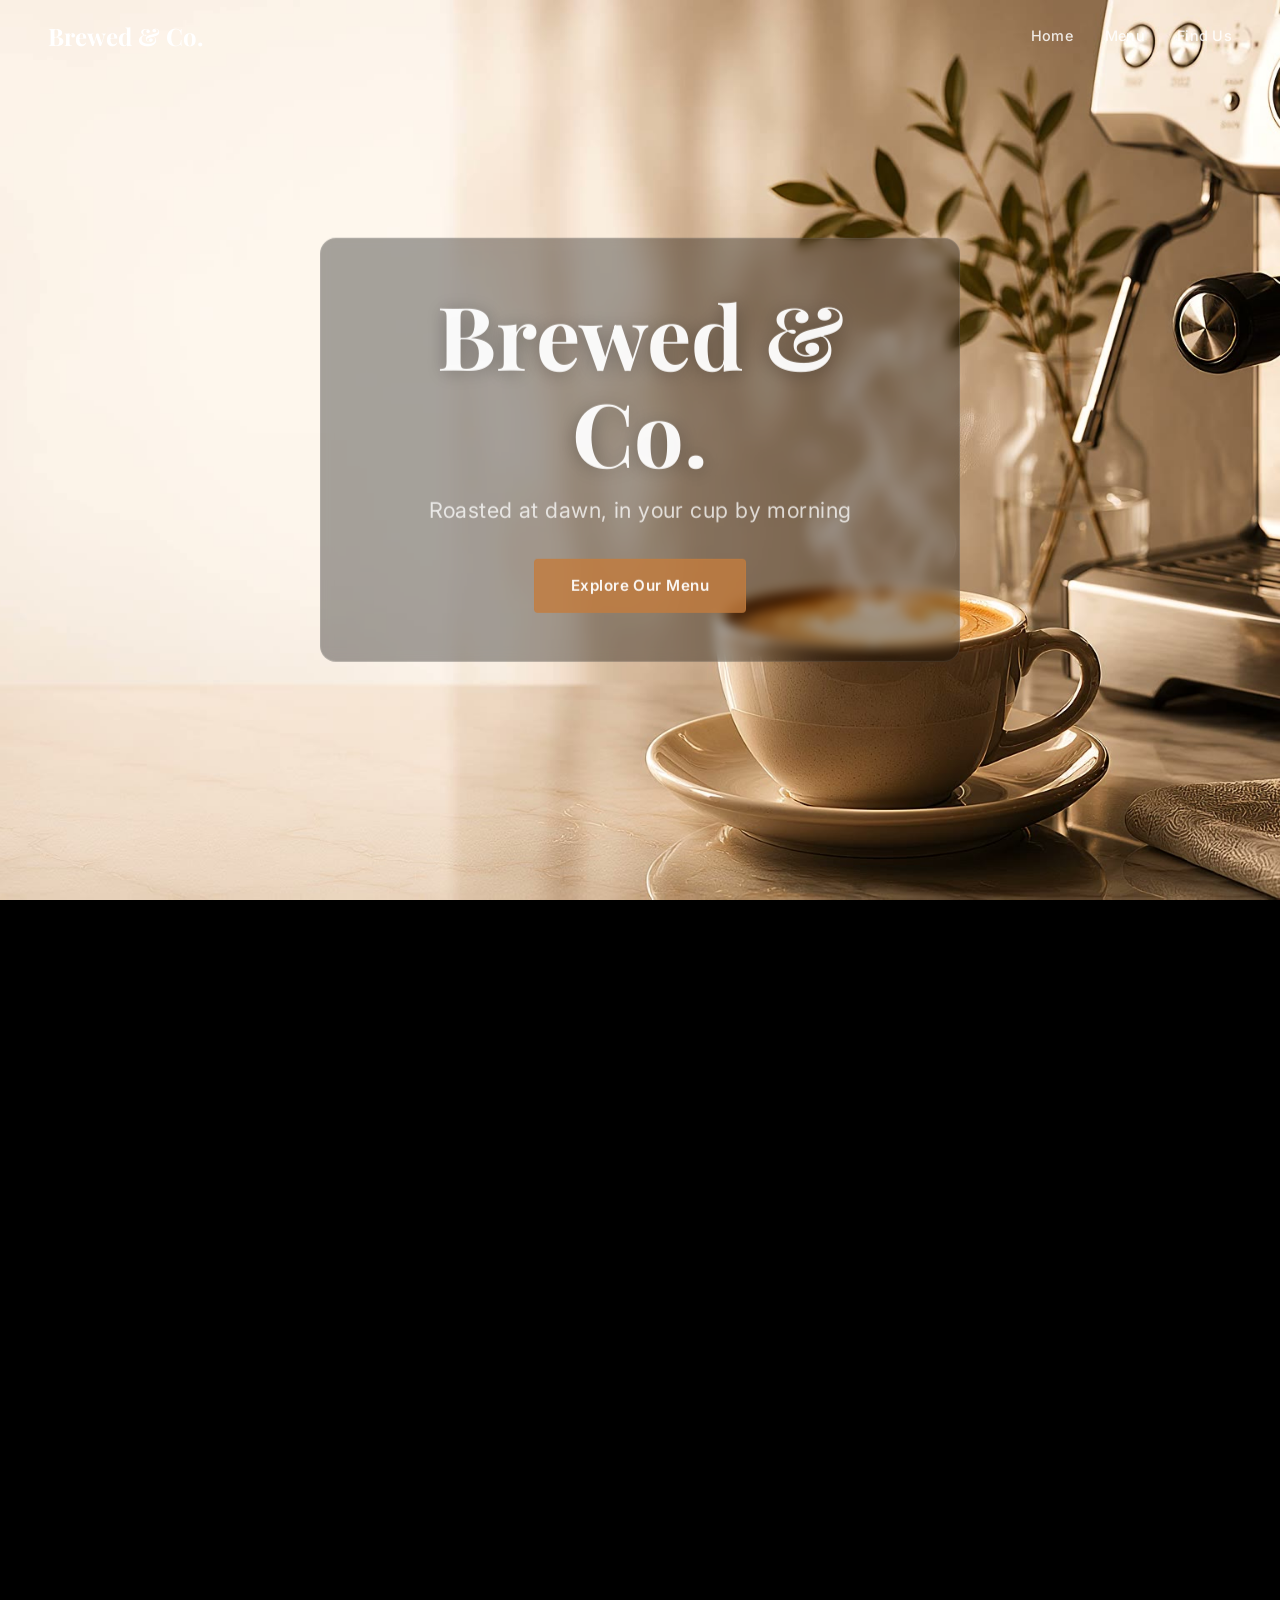
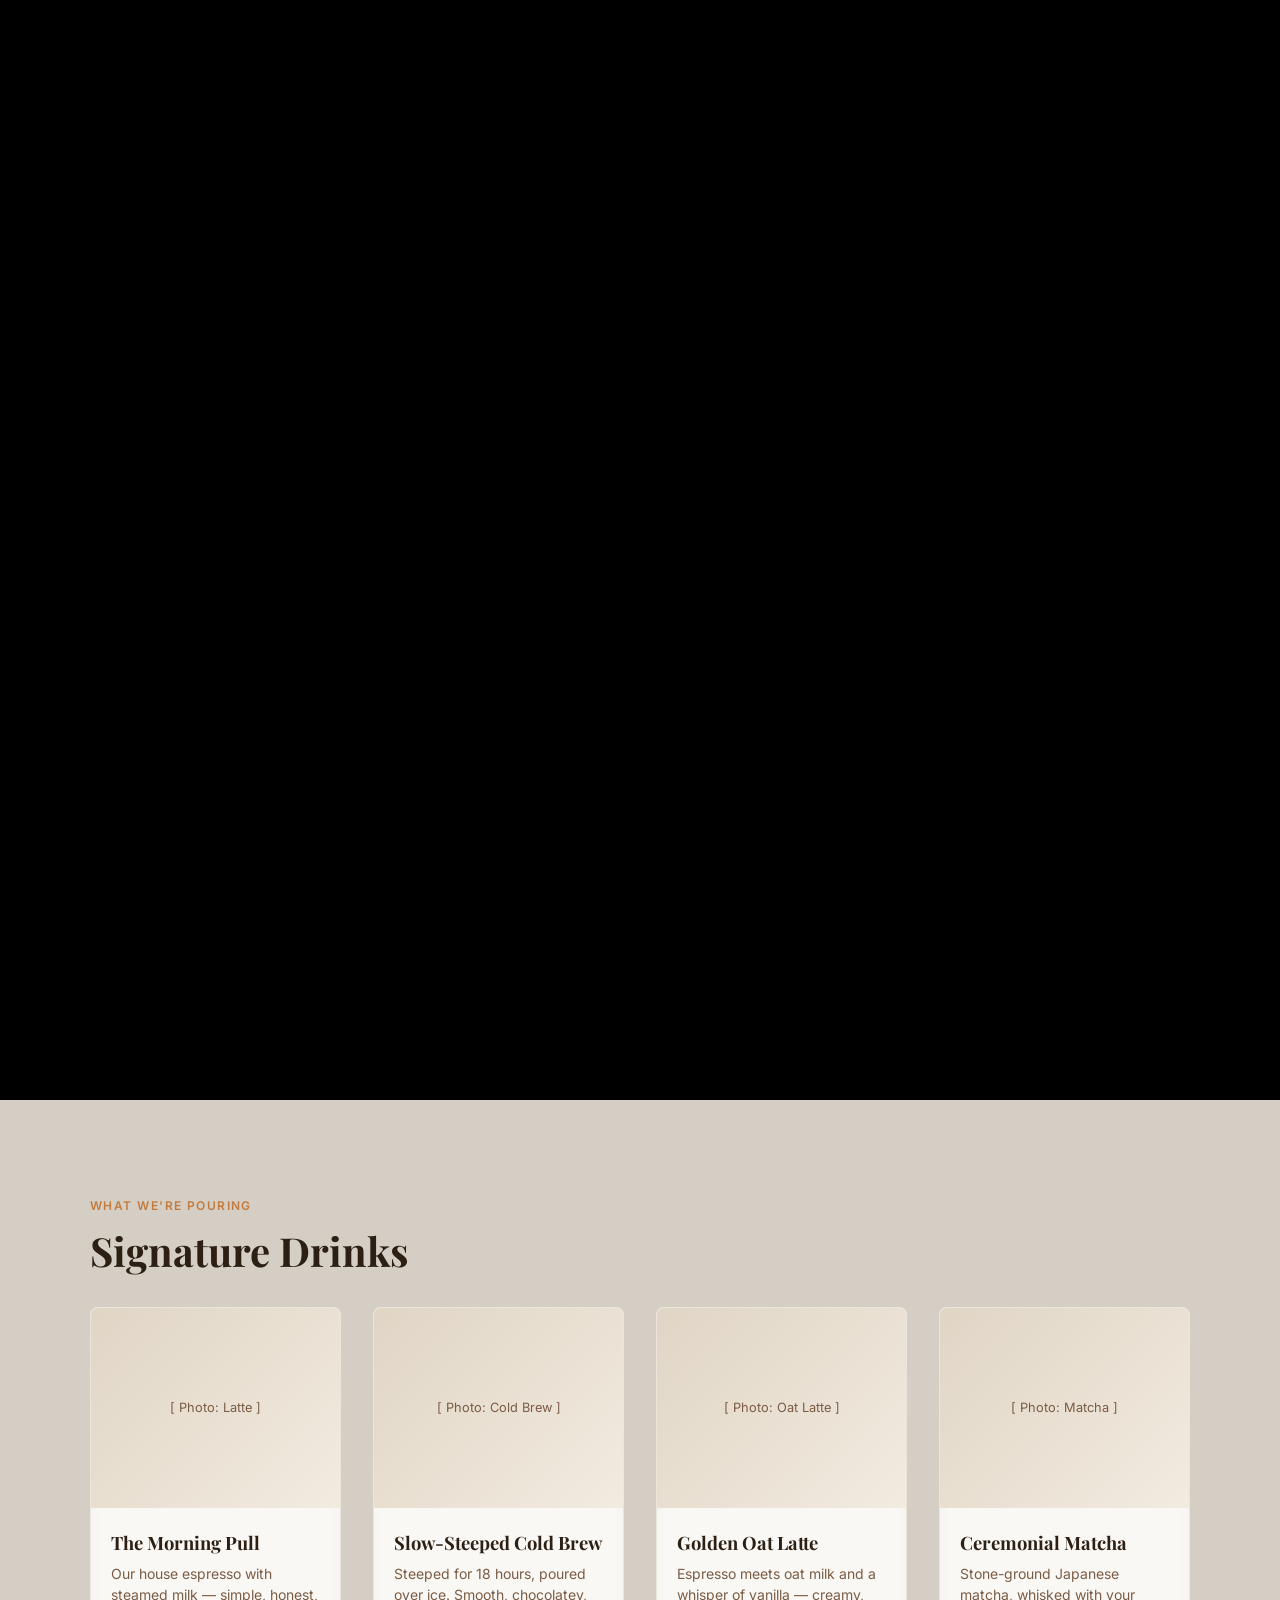
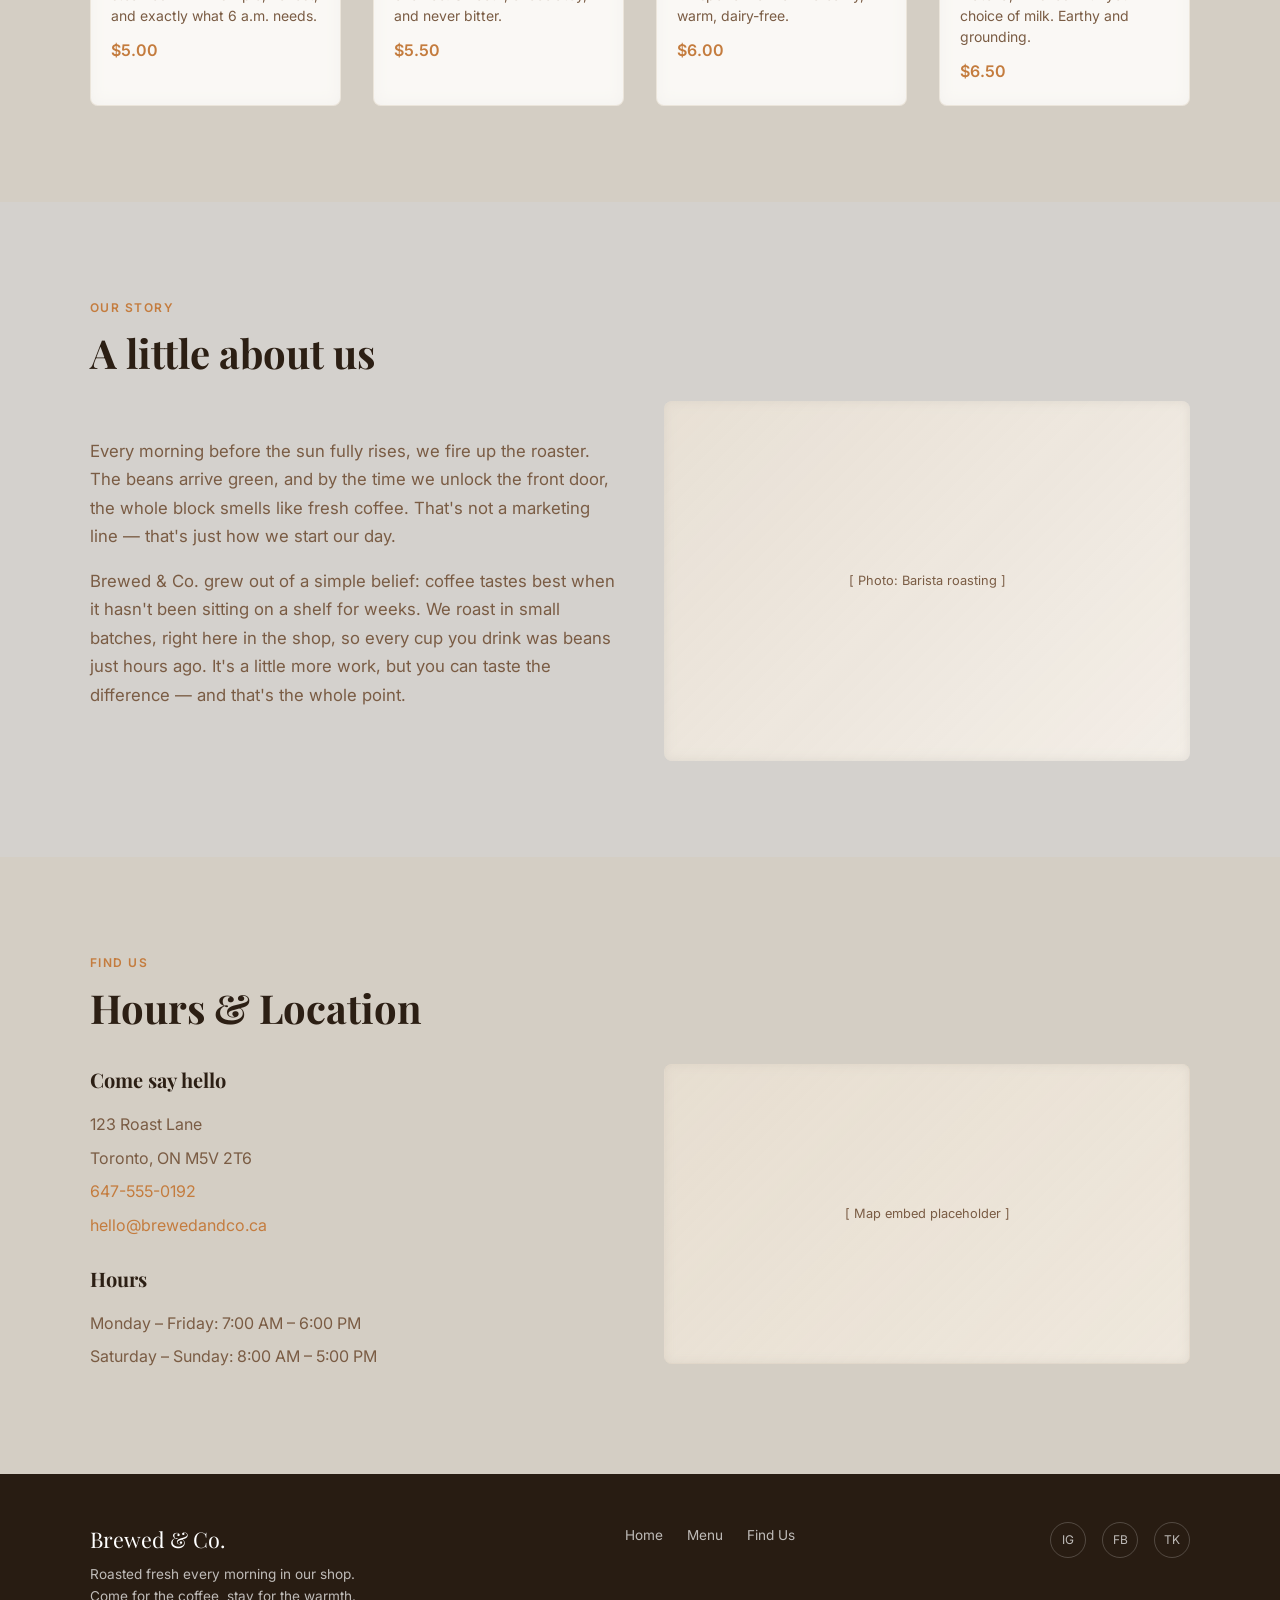
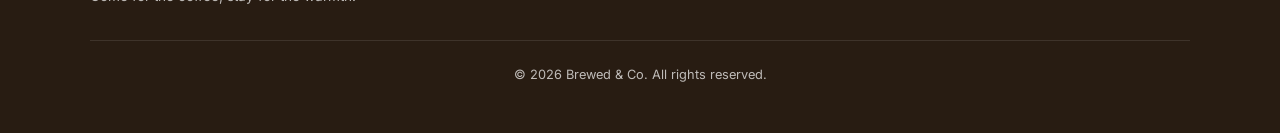
<file: brewed & co/index.html>
<!DOCTYPE html>
<html lang="en">
<head>
  <meta charset="UTF-8">
  <meta name="viewport" content="width=device-width, initial-scale=1.0">
  <title>Brewed &amp; Co. — Roasted Fresh Every Morning</title>
  <link rel="preconnect" href="https://fonts.googleapis.com">
  <link rel="preconnect" href="https://fonts.gstatic.com" crossorigin>
  <link href="https://fonts.googleapis.com/css2?family=Inter:wght@400;500;600&family=Playfair+Display:wght@400;600;700&display=swap" rel="stylesheet">
  <link rel="stylesheet" href="style.css">
</head>
<body>

  <!-- LOADER -->
  <div id="loader">
    <div class="loader__logo">Brewed &amp; Co.</div>
    <div class="loader-bar"><div class="loader-fill" id="loaderFill"></div></div>
    <div class="loader__percent" id="loaderPercent">0%</div>
  </div>

  <!-- SCROLL-SCRUB CANVAS (fixed background) -->
  <canvas id="scrollCanvas"></canvas>

  <!-- NAVIGATION -->
  <nav class="nav" id="nav">
    <a href="index.html" class="nav__logo">Brewed &amp; Co.</a>
    <ul class="nav__links" id="navLinks">
      <li><a href="index.html">Home</a></li>
      <li><a href="menu.html">Menu</a></li>
      <li><a href="#location">Find Us</a></li>
    </ul>
    <button class="nav__hamburger" id="hamburger" aria-label="Toggle menu">
      <span></span><span></span><span></span>
    </button>
  </nav>

  <!-- ALL CONTENT SCROLLS OVER THE CANVAS -->
  <main id="pageContent">

    <!-- HERO SPACER -->
    <section class="hero-spacer">
      <div class="hero-text">
        <h1 class="hero-text__title">Brewed &amp; Co.</h1>
        <p class="hero-text__sub">Roasted at dawn, in your cup by morning</p>
        <a href="menu.html" class="hero-text__cta">Explore Our Menu</a>
      </div>
      <div class="scroll-hint" id="scrollHint" style="display:none">
        Scroll to explore
        <svg width="24" height="24" viewBox="0 0 24 24" fill="none" stroke="currentColor" stroke-width="2" stroke-linecap="round" stroke-linejoin="round">
          <polyline points="6 9 12 15 18 9"></polyline>
        </svg>
      </div>
    </section>

    <!-- FEATURED DRINKS -->
    <section class="section drinks" id="drinks">
      <p class="section__label">What We're Pouring</p>
      <h2 class="section__heading">Signature Drinks</h2>
      <div class="drinks__grid">

        <div class="drink-card">
          <!-- REPLACE: overhead shot of a classic latte with latte art -->
          <div class="drink-card__img">[ Photo: Latte ]</div>
          <div class="drink-card__body">
            <h3 class="drink-card__name">The Morning Pull</h3>
            <p class="drink-card__desc">Our house espresso with steamed milk — simple, honest, and exactly what 6 a.m. needs.</p>
            <span class="drink-card__price">$5.00</span>
          </div>
        </div>

        <div class="drink-card">
          <!-- REPLACE: 45° shot of an iced cold brew in a clear glass -->
          <div class="drink-card__img">[ Photo: Cold Brew ]</div>
          <div class="drink-card__body">
            <h3 class="drink-card__name">Slow-Steeped Cold Brew</h3>
            <p class="drink-card__desc">Steeped for 18 hours, poured over ice. Smooth, chocolatey, and never bitter.</p>
            <span class="drink-card__price">$5.50</span>
          </div>
        </div>

        <div class="drink-card">
          <!-- REPLACE: overhead shot of a golden oat milk latte -->
          <div class="drink-card__img">[ Photo: Oat Latte ]</div>
          <div class="drink-card__body">
            <h3 class="drink-card__name">Golden Oat Latte</h3>
            <p class="drink-card__desc">Espresso meets oat milk and a whisper of vanilla — creamy, warm, dairy-free.</p>
            <span class="drink-card__price">$6.00</span>
          </div>
        </div>

        <div class="drink-card">
          <!-- REPLACE: shot of a matcha latte with green swirl -->
          <div class="drink-card__img">[ Photo: Matcha ]</div>
          <div class="drink-card__body">
            <h3 class="drink-card__name">Ceremonial Matcha</h3>
            <p class="drink-card__desc">Stone-ground Japanese matcha, whisked with your choice of milk. Earthy and grounding.</p>
            <span class="drink-card__price">$6.50</span>
          </div>
        </div>

      </div>
    </section>

    <!-- ABOUT -->
    <section class="section about-section" id="about">
      <p class="section__label">Our Story</p>
      <h2 class="section__heading">A little about us</h2>
      <div class="about__wrapper">
        <div class="about__text">
          <p>Every morning before the sun fully rises, we fire up the roaster. The beans arrive green, and by the time we unlock the front door, the whole block smells like fresh coffee. That's not a marketing line — that's just how we start our day.</p>
          <p>Brewed &amp; Co. grew out of a simple belief: coffee tastes best when it hasn't been sitting on a shelf for weeks. We roast in small batches, right here in the shop, so every cup you drink was beans just hours ago. It's a little more work, but you can taste the difference — and that's the whole point.</p>
        </div>
        <!-- REPLACE: barista at the roaster, warm morning light, candid shot -->
        <div class="about__img">[ Photo: Barista roasting ]</div>
      </div>
    </section>

    <!-- HOURS & LOCATION -->
    <section class="section location" id="location">
      <p class="section__label">Find Us</p>
      <h2 class="section__heading">Hours &amp; Location</h2>
      <div class="location__grid">
        <div class="location__info">
          <h3>Come say hello</h3>
          <p>123 Roast Lane</p>
          <p>Toronto, ON M5V 2T6</p>
          <p><a href="tel:6475550192" style="color:var(--accent)">647-555-0192</a></p>
          <p><a href="mailto:hello@brewedandco.ca" style="color:var(--accent)">hello@brewedandco.ca</a></p>
          <div class="hours">
            <h3>Hours</h3>
            <p>Monday – Friday: 7:00 AM – 6:00 PM</p>
            <p>Saturday – Sunday: 8:00 AM – 5:00 PM</p>
          </div>
        </div>
        <!-- REPLACE: embedded Google Map or static map image of café location -->
        <div class="location__map">[ Map embed placeholder ]</div>
      </div>
    </section>

    <!-- FOOTER -->
    <footer class="footer">
      <div class="footer__inner">
        <div>
          <div class="footer__logo">Brewed &amp; Co.</div>
          <p class="footer__tagline">Roasted fresh every morning in our shop. Come for the coffee, stay for the warmth.</p>
        </div>
        <ul class="footer__nav">
          <li><a href="index.html">Home</a></li>
          <li><a href="menu.html">Menu</a></li>
          <li><a href="#location">Find Us</a></li>
        </ul>
        <div class="footer__social">
          <!-- REPLACE: real social links -->
          <a href="#" aria-label="Instagram">IG</a>
          <a href="#" aria-label="Facebook">FB</a>
          <a href="#" aria-label="TikTok">TK</a>
        </div>
      </div>
      <div class="footer__bottom">
        &copy; 2026 Brewed &amp; Co. All rights reserved.
      </div>
    </footer>

  </main>

  <script src="script.js"></script>
</body>
</html>
</file>
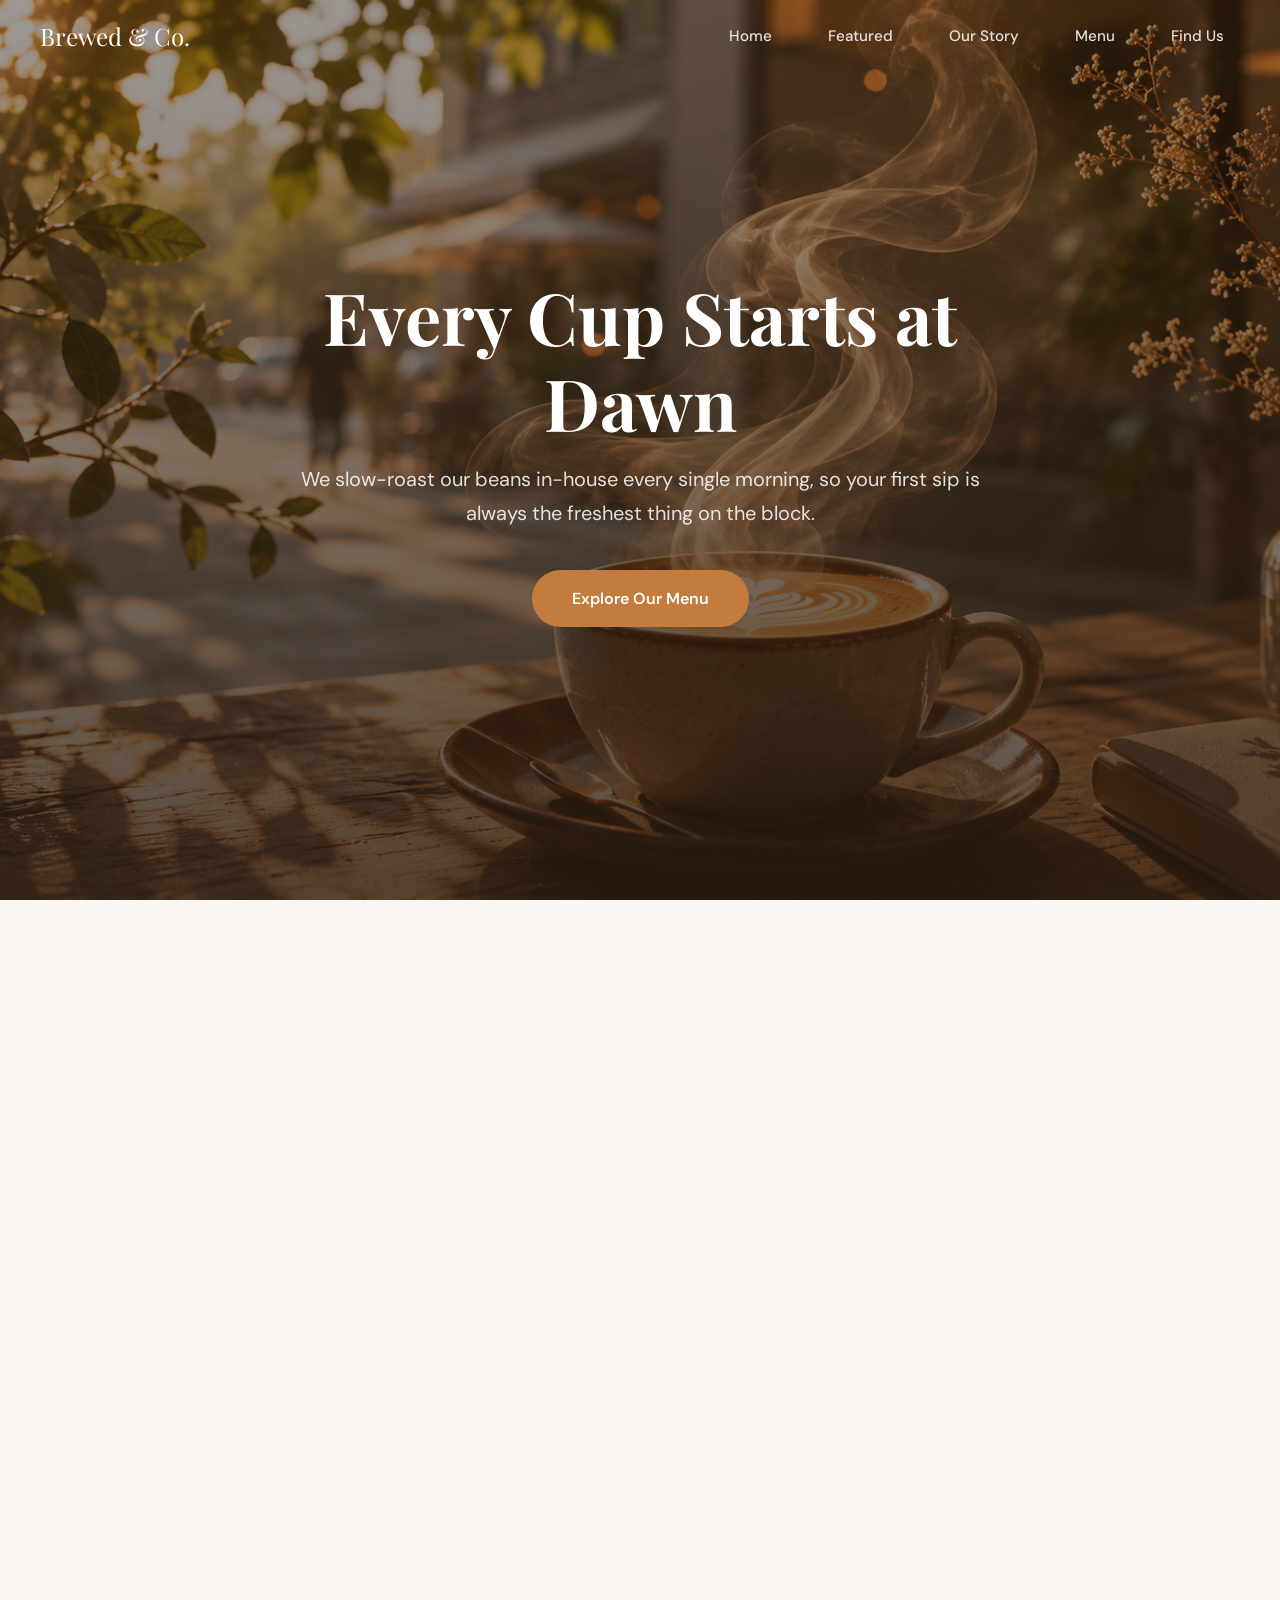
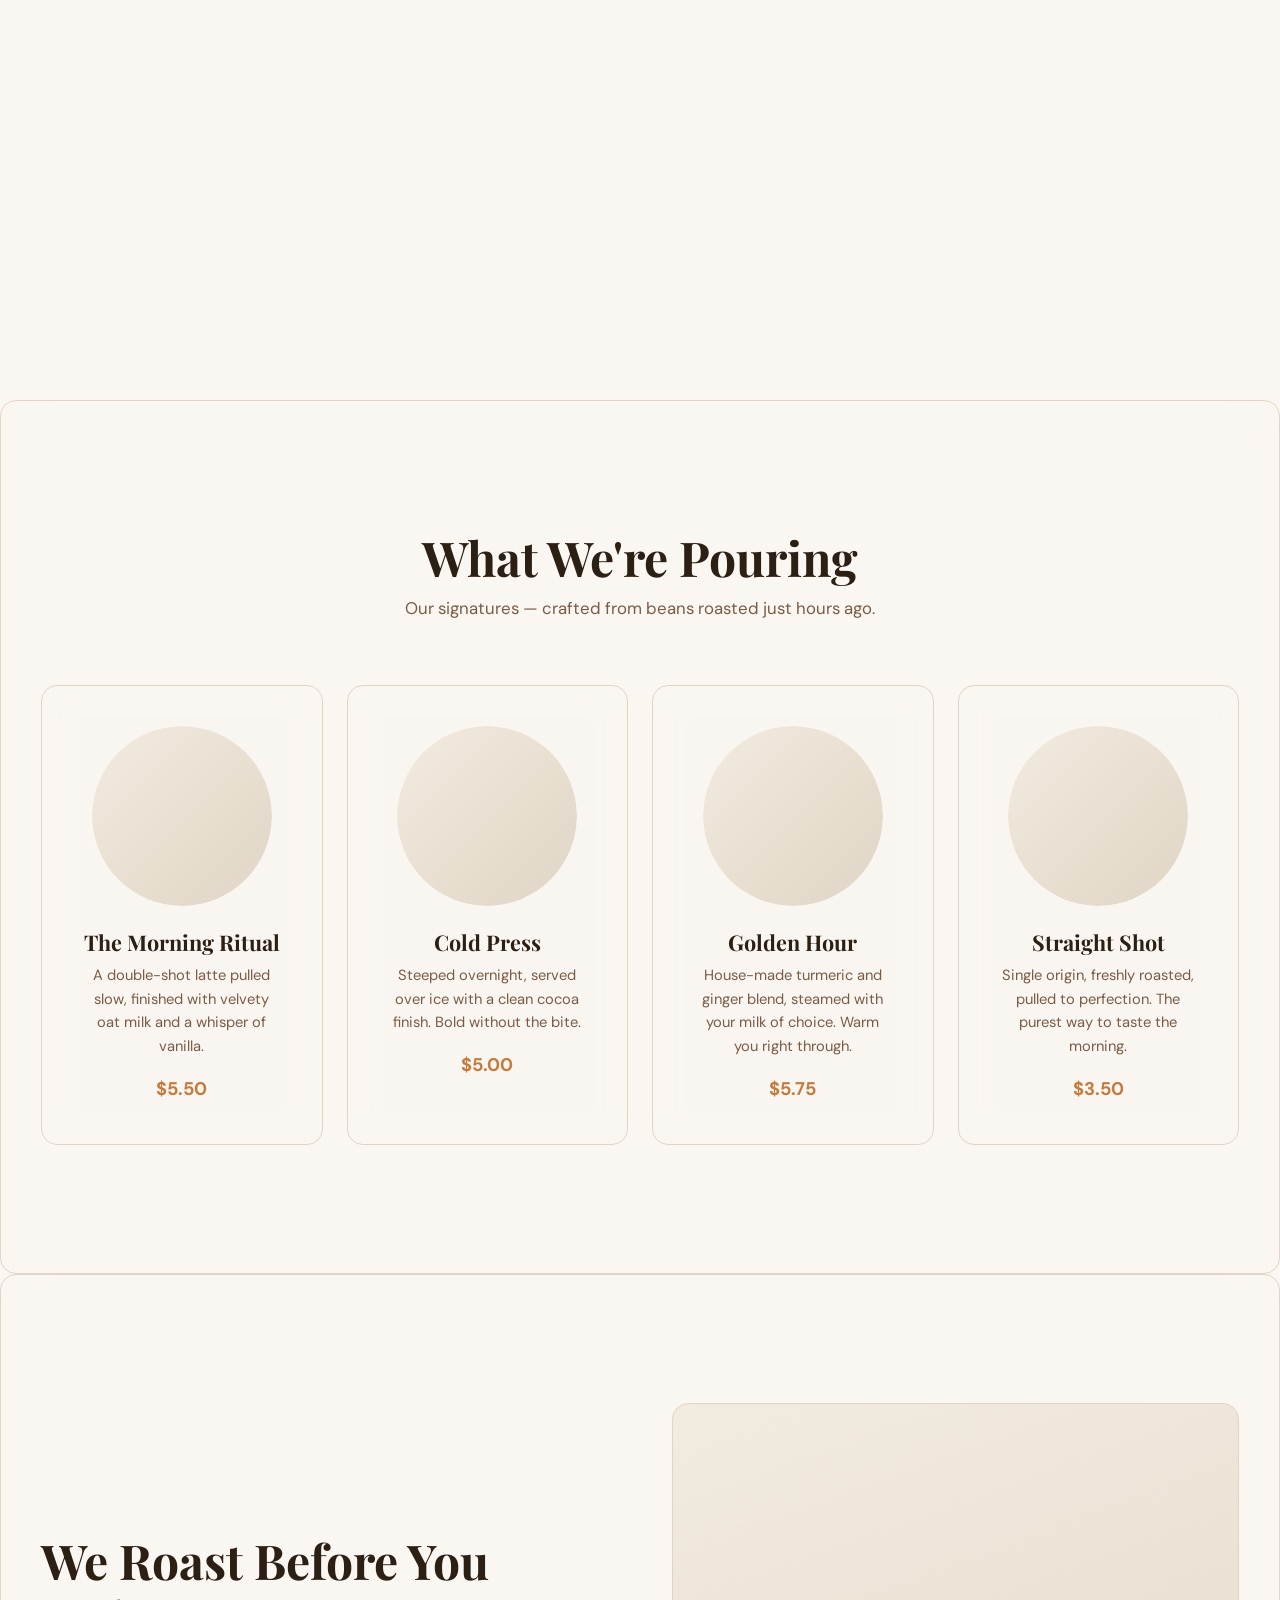
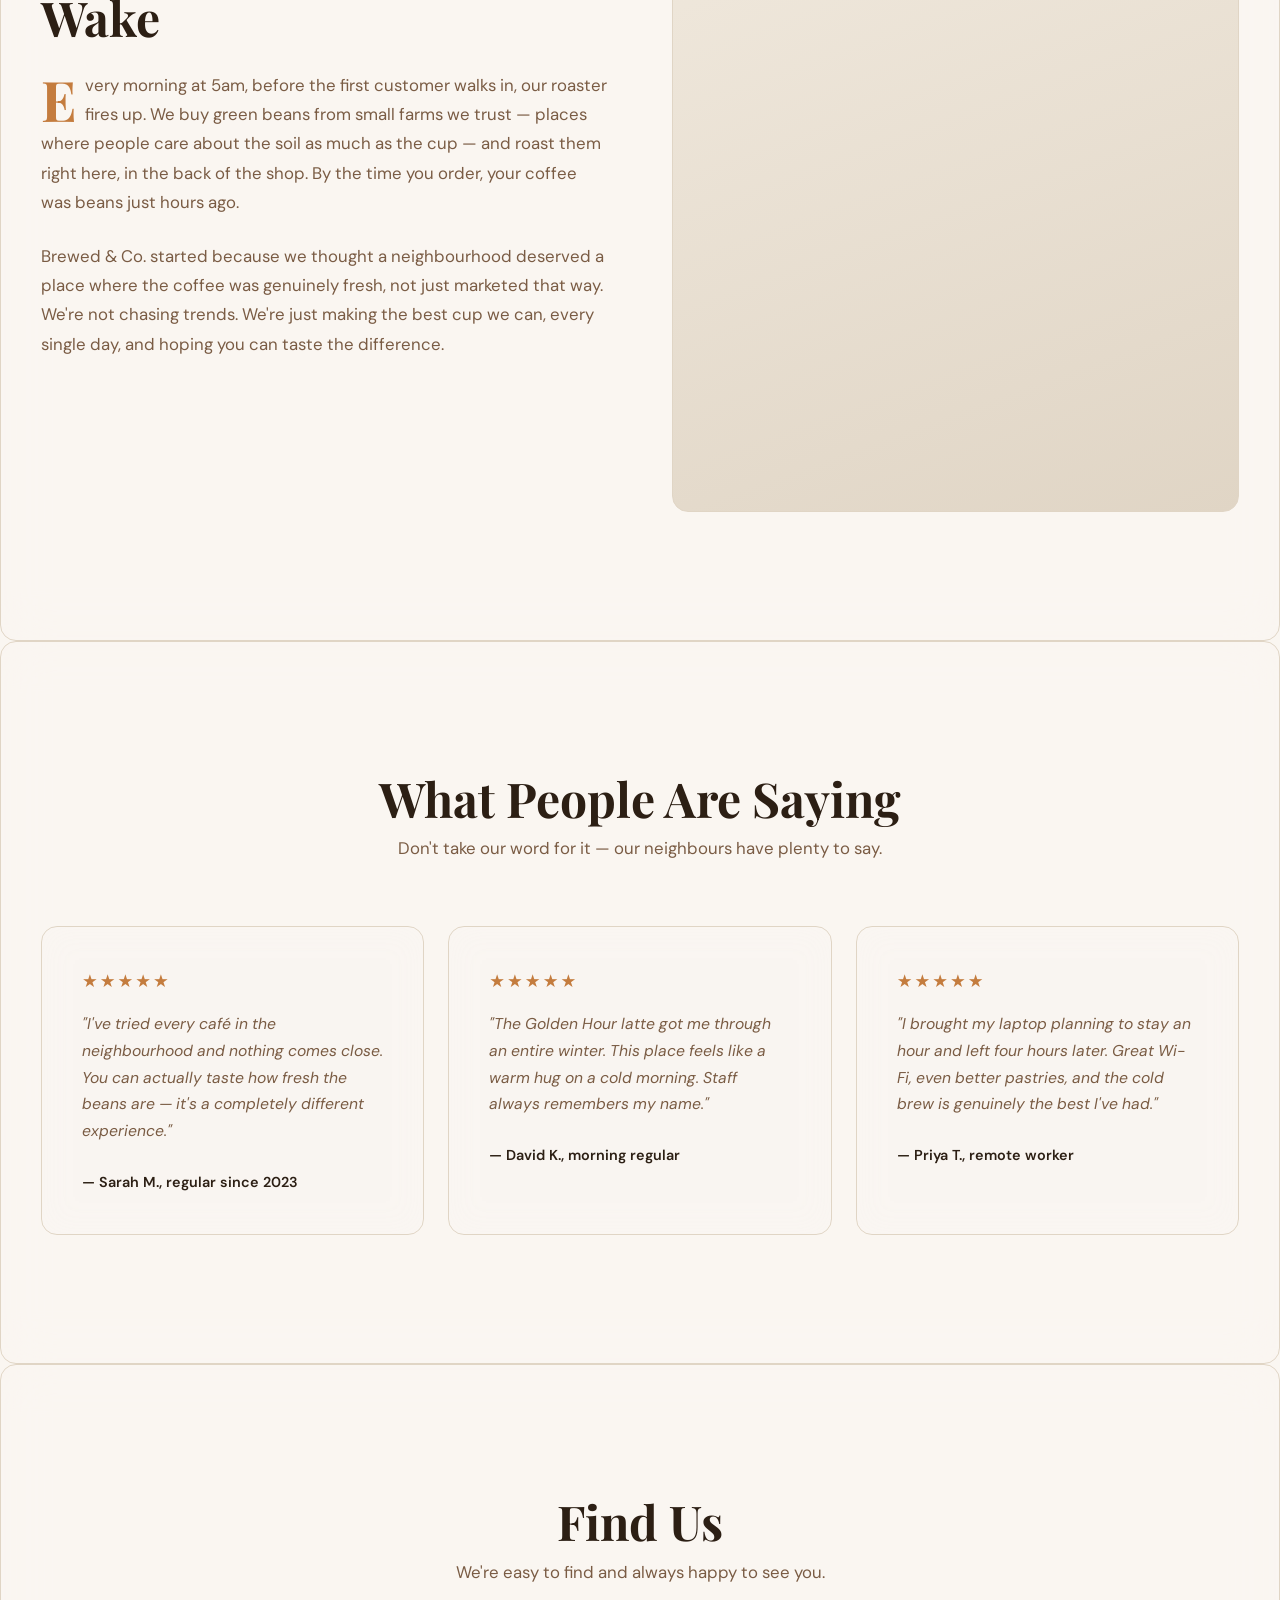
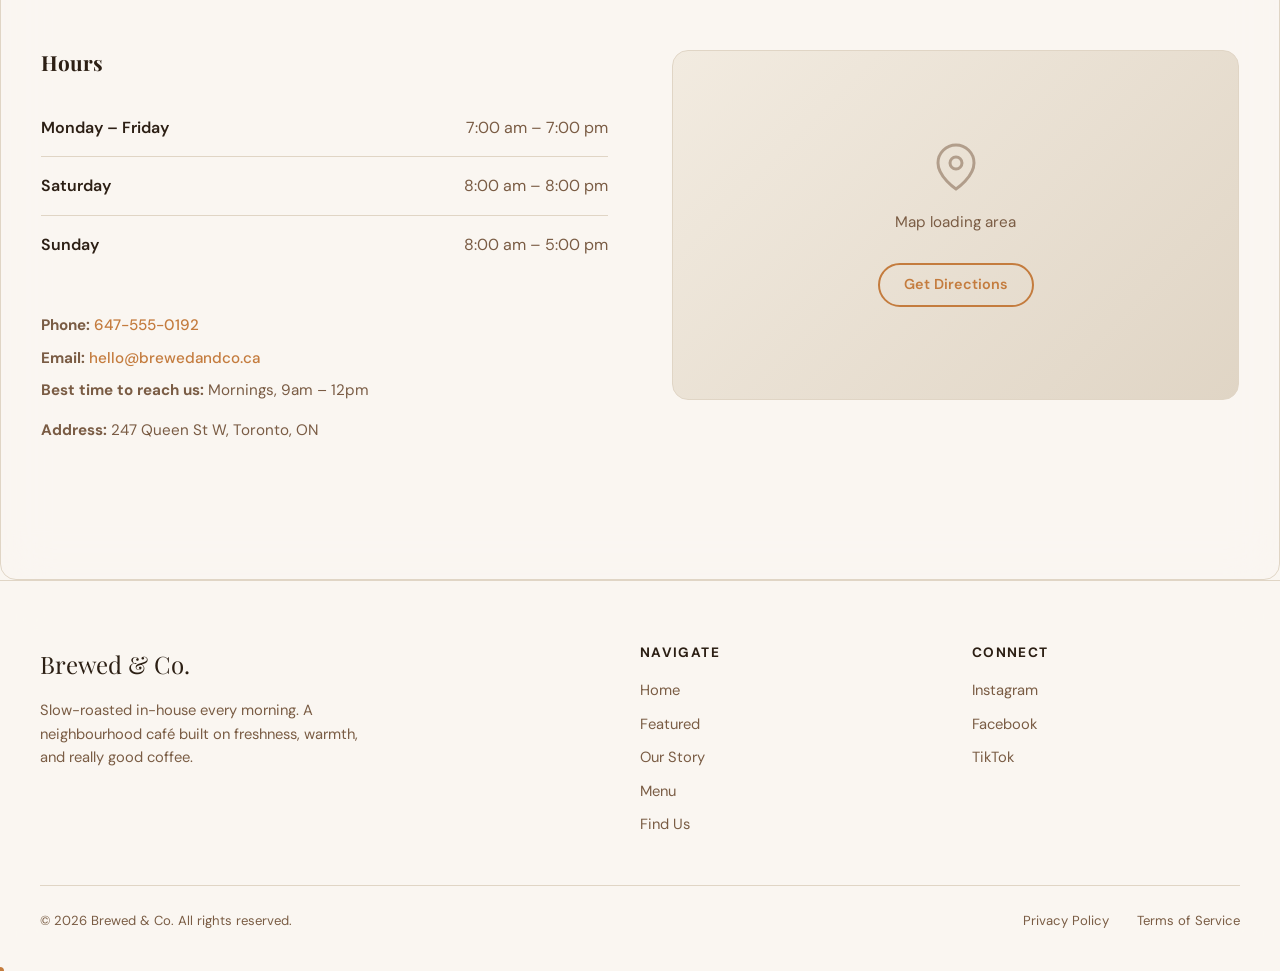
<file: masterMD/index.html>
<!DOCTYPE html>
<html lang="en">
<head>
  <meta charset="UTF-8">
  <meta name="viewport" content="width=device-width, initial-scale=1.0">
  <title>Brewed & Co. — Freshly Roasted, Every Morning</title>
  <meta name="description" content="Brewed & Co. is a neighbourhood café that slow-roasts its own beans in-house every morning. Fresh coffee, warm pastries, and a space that feels like home.">
  <meta name="keywords" content="Brewed & Co, café, coffee shop, fresh roasted coffee, artisan coffee, pastries, neighbourhood café">
  <link rel="canonical" href="https://brewedandco.ca/">

  <!-- Open Graph -->
  <meta property="og:title" content="Brewed & Co. — Freshly Roasted, Every Morning">
  <meta property="og:description" content="A neighbourhood café that slow-roasts its own beans in-house every morning. Fresh coffee, warm pastries, and a space that feels like home.">
  <!-- REPLACE: OG share image — 1200×630px branded café photo -->
  <meta property="og:image" content="asset/og-image.jpg">
  <meta property="og:url" content="https://brewedandco.ca/">
  <meta property="og:type" content="website">
  <meta property="og:locale" content="en_CA">

  <!-- Twitter Card -->
  <meta name="twitter:card" content="summary_large_image">
  <meta name="twitter:title" content="Brewed & Co. — Freshly Roasted, Every Morning">
  <meta name="twitter:description" content="A neighbourhood café that slow-roasts its own beans in-house every morning.">
  <!-- REPLACE: OG share image -->
  <meta name="twitter:image" content="asset/og-image.jpg">

  <!-- Structured Data -->
  <script type="application/ld+json">
  {
    "@context": "https://schema.org",
    "@type": "CafeOrCoffeeShop",
    "name": "Brewed & Co.",
    "description": "A neighbourhood café that slow-roasts its own beans in-house every morning.",
    "telephone": "647-555-0192",
    "email": "hello@brewedandco.ca",
    "openingHoursSpecification": [
      { "@type": "OpeningHoursSpecification", "dayOfWeek": ["Monday","Tuesday","Wednesday","Thursday","Friday"], "opens": "07:00", "closes": "19:00" },
      { "@type": "OpeningHoursSpecification", "dayOfWeek": "Saturday", "opens": "08:00", "closes": "20:00" },
      { "@type": "OpeningHoursSpecification", "dayOfWeek": "Sunday", "opens": "08:00", "closes": "17:00" }
    ],
    "url": "https://brewedandco.ca/"
  }
  </script>

  <!-- Fonts -->
  <link rel="preconnect" href="https://fonts.googleapis.com">
  <link rel="preconnect" href="https://fonts.gstatic.com" crossorigin>
  <link href="https://fonts.googleapis.com/css2?family=DM+Sans:wght@400;500;600;700&family=Playfair+Display:wght@400;600;700&display=swap" rel="stylesheet">

  <link rel="stylesheet" href="style.css">
</head>
<body>

  <!-- Loader -->
  <div class="loader" id="loader">
    <div class="loader-brand">Brewed & Co.</div>
    <div class="loader-bar-track">
      <div class="loader-bar-fill" id="loader-bar-fill"></div>
    </div>
    <div class="loader-percent" id="loader-percent">0%</div>
  </div>

  <!-- Scroll Progress -->
  <div class="scroll-progress"></div>

  <!-- Page Transition Overlay -->
  <div class="page-transition"></div>

  <!-- Scroll-Scrub Canvas -->
  <canvas id="scroll-canvas" class="scroll-canvas"></canvas>

  <!-- Navigation -->
  <nav class="nav" aria-label="Main navigation">
    <a href="index.html" class="nav-logo">Brewed & Co.</a>
    <ul class="nav-links">
      <li><a href="#home">Home</a></li>
      <li><a href="#drinks">Featured</a></li>
      <li><a href="#about">Our Story</a></li>
      <li><a href="menu.html">Menu</a></li>
      <li><a href="#find-us">Find Us</a></li>
    </ul>
    <button class="nav-hamburger" aria-label="Toggle menu" aria-expanded="false">
      <span></span><span></span><span></span>
    </button>
  </nav>

  <!-- Mobile Menu -->
  <div class="mobile-menu" role="dialog" aria-label="Mobile navigation">
    <a href="#home">Home</a>
    <a href="#drinks">Featured</a>
    <a href="#about">Our Story</a>
    <a href="menu.html">Menu</a>
    <a href="#find-us">Find Us</a>
  </div>

  <!-- Hero -->
  <section class="hero" id="home">
    <div class="hero-bg">
      <!-- REPLACE: Wide interior café shot — warm lighting, wooden tables, morning light streaming through windows, people in soft focus -->
      <img src="Heroimage.png" alt="Interior of Brewed & Co. café with warm lighting and wooden furnishings" loading="eager">
    </div>
    <div class="hero-overlay"></div>
    <div class="hero-content">
      <h1>Every Cup Starts at Dawn</h1>
      <p>We slow-roast our beans in-house every single morning, so your first sip is always the freshest thing on the block.</p>
      <a href="menu.html" class="hero-cta">Explore Our Menu</a>
    </div>
    <div class="scroll-hint">
      <span>Scroll to explore</span>
      <svg viewBox="0 0 24 24" fill="none" stroke="currentColor" stroke-width="2" stroke-linecap="round" aria-hidden="true">
        <polyline points="6 9 12 15 18 9"></polyline>
      </svg>
    </div>
  </section>

  <!-- Hero Spacer — gives scroll-scrub room to play -->
  <div class="hero-spacer">
    <div class="scrub-text-track" aria-hidden="true">
      <div class="scrub-text-word" data-index="0">Fresh.</div>
      <div class="scrub-text-word" data-index="1">Hot.</div>
      <div class="scrub-text-word" data-index="2">Ready to have your first sip.</div>
    </div>
  </div>

  <!-- Featured Drinks -->
  <section class="section section-glass" id="drinks">
    <div class="section-inner">
      <h2 class="section-title reveal">What We're Pouring</h2>
      <p class="section-subtitle reveal reveal-delay-1">Our signatures — crafted from beans roasted just hours ago.</p>
      <div class="drinks-grid">

        <div class="drink-card reveal reveal-delay-1">
          <div class="drink-img">
            <!-- REPLACE: Overhead shot of a classic latte with rosetta art in a ceramic cup -->
            <div class="drink-img-placeholder" role="img" aria-label="The Morning Ritual latte"></div>
          </div>
          <h3>The Morning Ritual</h3>
          <p class="drink-desc">A double-shot latte pulled slow, finished with velvety oat milk and a whisper of vanilla.</p>
          <span class="drink-price">$5.50</span>
        </div>

        <div class="drink-card reveal reveal-delay-2">
          <div class="drink-img">
            <!-- REPLACE: Iced cold brew in a tall glass with cream swirling, condensation on glass -->
            <div class="drink-img-placeholder" role="img" aria-label="Cold Press cold brew"></div>
          </div>
          <h3>Cold Press</h3>
          <p class="drink-desc">Steeped overnight, served over ice with a clean cocoa finish. Bold without the bite.</p>
          <span class="drink-price">$5.00</span>
        </div>

        <div class="drink-card reveal reveal-delay-3">
          <div class="drink-img">
            <!-- REPLACE: Golden-toned turmeric latte in a small ceramic bowl-cup, steam rising -->
            <div class="drink-img-placeholder" role="img" aria-label="Golden Hour turmeric latte"></div>
          </div>
          <h3>Golden Hour</h3>
          <p class="drink-desc">House-made turmeric and ginger blend, steamed with your milk of choice. Warm you right through.</p>
          <span class="drink-price">$5.75</span>
        </div>

        <div class="drink-card reveal reveal-delay-4">
          <div class="drink-img">
            <!-- REPLACE: Espresso in a small white cup, crema visible, on a saucer -->
            <div class="drink-img-placeholder" role="img" aria-label="Straight Shot espresso"></div>
          </div>
          <h3>Straight Shot</h3>
          <p class="drink-desc">Single origin, freshly roasted, pulled to perfection. The purest way to taste the morning.</p>
          <span class="drink-price">$3.50</span>
        </div>

      </div>
    </div>
  </section>

  <!-- About -->
  <section class="section section-glass" id="about">
    <div class="section-inner">
      <div class="about-content">
        <div class="about-text reveal">
          <h2 class="section-title" style="text-align:left;margin-bottom:var(--space-md)">We Roast Before You Wake</h2>
          <p>Every morning at 5am, before the first customer walks in, our roaster fires up. We buy green beans from small farms we trust — places where people care about the soil as much as the cup — and roast them right here, in the back of the shop. By the time you order, your coffee was beans just hours ago.</p>
          <p>Brewed & Co. started because we thought a neighbourhood deserved a place where the coffee was genuinely fresh, not just marketed that way. We're not chasing trends. We're just making the best cup we can, every single day, and hoping you can taste the difference.</p>
        </div>
        <div class="reveal reveal-delay-2">
          <!-- REPLACE: Barista at work or close-up of small-batch coffee roaster with beans tumbling, warm light, slightly moody -->
          <div class="about-img-placeholder" role="img" aria-label="Barista roasting coffee beans in-house"></div>
        </div>
      </div>
    </div>
  </section>

  <!-- Testimonials -->
  <section class="section section-glass" id="reviews">
    <div class="section-inner">
      <h2 class="section-title reveal">What People Are Saying</h2>
      <p class="section-subtitle reveal reveal-delay-1">Don't take our word for it — our neighbours have plenty to say.</p>
      <div class="testimonials-grid">

        <!-- REPLACE: real customer review -->
        <div class="testimonial-card reveal reveal-delay-1">
          <div class="testimonial-stars" aria-label="5 out of 5 stars">★★★★★</div>
          <blockquote>"I've tried every café in the neighbourhood and nothing comes close. You can actually taste how fresh the beans are — it's a completely different experience."</blockquote>
          <cite>— Sarah M., regular since 2023</cite>
        </div>

        <!-- REPLACE: real customer review -->
        <div class="testimonial-card reveal reveal-delay-2">
          <div class="testimonial-stars" aria-label="5 out of 5 stars">★★★★★</div>
          <blockquote>"The Golden Hour latte got me through an entire winter. This place feels like a warm hug on a cold morning. Staff always remembers my name."</blockquote>
          <cite>— David K., morning regular</cite>
        </div>

        <!-- REPLACE: real customer review -->
        <div class="testimonial-card reveal reveal-delay-3">
          <div class="testimonial-stars" aria-label="5 out of 5 stars">★★★★★</div>
          <blockquote>"I brought my laptop planning to stay an hour and left four hours later. Great Wi-Fi, even better pastries, and the cold brew is genuinely the best I've had."</blockquote>
          <cite>— Priya T., remote worker</cite>
        </div>

      </div>
    </div>
  </section>

  <!-- Hours & Location -->
  <section class="section section-glass" id="find-us">
    <div class="section-inner">
      <h2 class="section-title reveal">Find Us</h2>
      <p class="section-subtitle reveal reveal-delay-1">We're easy to find and always happy to see you.</p>
      <div class="location-content">
        <div class="reveal reveal-delay-1">
          <h3 style="font-size:1.3rem;margin-bottom:var(--space-md)">Hours</h3>
          <ul class="hours-list">
            <li><span class="day">Monday – Friday</span><span>7:00 am – 7:00 pm</span></li>
            <li><span class="day">Saturday</span><span>8:00 am – 8:00 pm</span></li>
            <li><span class="day">Sunday</span><span>8:00 am – 5:00 pm</span></li>
          </ul>
          <div class="contact-info">
            <p><strong>Phone:</strong> <a href="tel:6475550192">647-555-0192</a></p>
            <p><strong>Email:</strong> <a href="mailto:hello@brewedandco.ca">hello@brewedandco.ca</a></p>
            <p><strong>Best time to reach us:</strong> Mornings, 9am – 12pm</p>
            <!-- REPLACE: actual street address -->
            <p style="margin-top:var(--space-sm)"><strong>Address:</strong> 247 Queen St W, Toronto, ON</p>
          </div>
        </div>
        <div class="reveal reveal-delay-2">
          <!-- REPLACE: Google Maps embed or static map of the café location -->
          <div class="map-placeholder">
            <div style="text-align:center">
              <svg width="48" height="48" viewBox="0 0 24 24" fill="none" stroke="currentColor" stroke-width="1.5" stroke-linecap="round" aria-hidden="true" style="margin-bottom:12px;opacity:0.5">
                <path d="M21 10c0 7-9 13-9 13s-9-6-9-13a9 9 0 0 1 18 0z"/>
                <circle cx="12" cy="10" r="3"/>
              </svg>
              <p style="margin-bottom:12px">Map loading area</p>
              <a href="https://www.google.com/maps/search/?api=1&query=247+Queen+St+W+Toronto+ON" target="_blank" rel="noopener" class="map-link">Get Directions</a>
            </div>
          </div>
        </div>
      </div>
    </div>
  </section>

  <!-- Footer -->
  <footer class="footer">
    <div class="footer-inner">
      <div>
        <div class="footer-brand">Brewed & Co.</div>
        <p class="footer-tagline">Slow-roasted in-house every morning. A neighbourhood café built on freshness, warmth, and really good coffee.</p>
      </div>
      <div>
        <h4>Navigate</h4>
        <ul class="footer-links">
          <li><a href="#home">Home</a></li>
          <li><a href="#drinks">Featured</a></li>
          <li><a href="#about">Our Story</a></li>
          <li><a href="menu.html">Menu</a></li>
          <li><a href="#find-us">Find Us</a></li>
        </ul>
      </div>
      <div>
        <h4>Connect</h4>
        <ul class="footer-links">
          <!-- REPLACE: real social media URLs -->
          <li><a href="#" aria-label="Instagram">Instagram</a></li>
          <li><a href="#" aria-label="Facebook">Facebook</a></li>
          <li><a href="#" aria-label="TikTok">TikTok</a></li>
        </ul>
      </div>
    </div>
    <div class="footer-bottom">
      <span>&copy; 2026 Brewed & Co. All rights reserved.</span>
      <div class="footer-legal">
        <a href="#privacy">Privacy Policy</a>
        <a href="#terms">Terms of Service</a>
      </div>
    </div>
  </footer>

  <script src="script.js"></script>
</body>
</html>
</file>
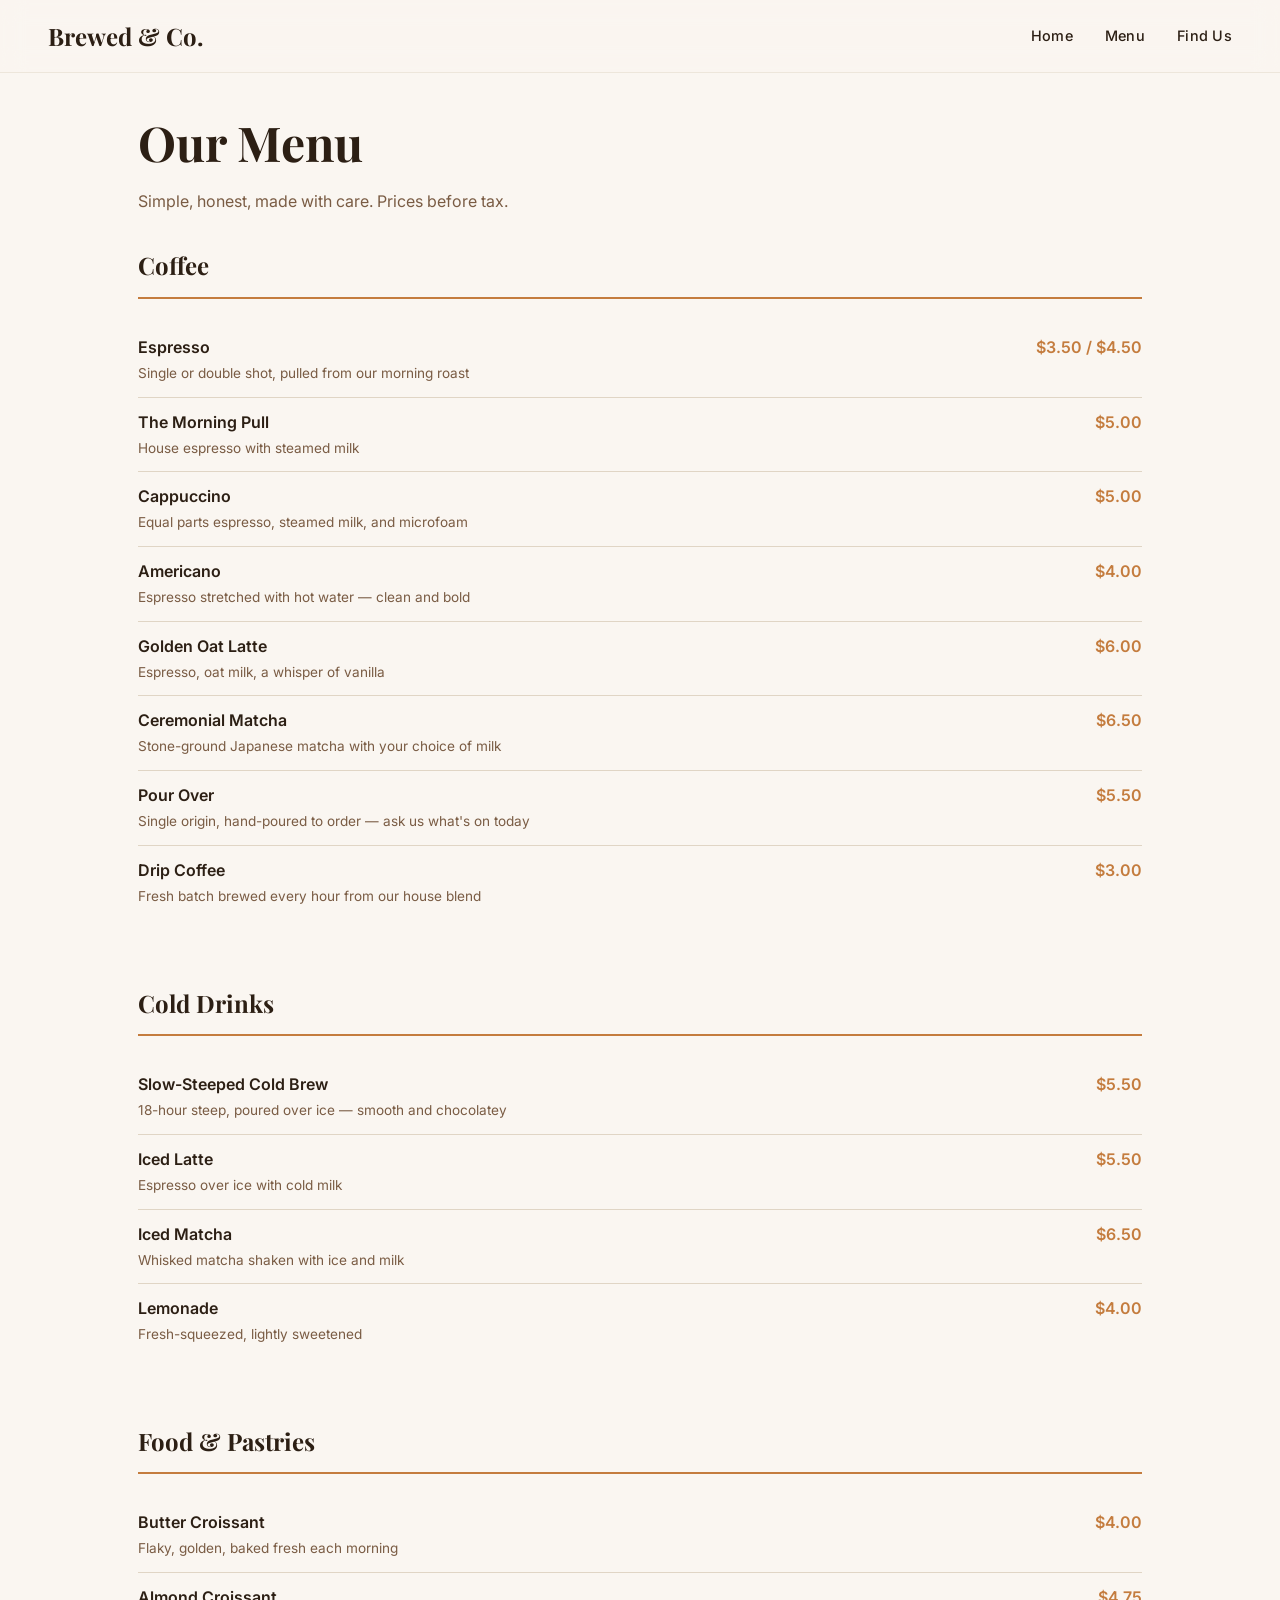
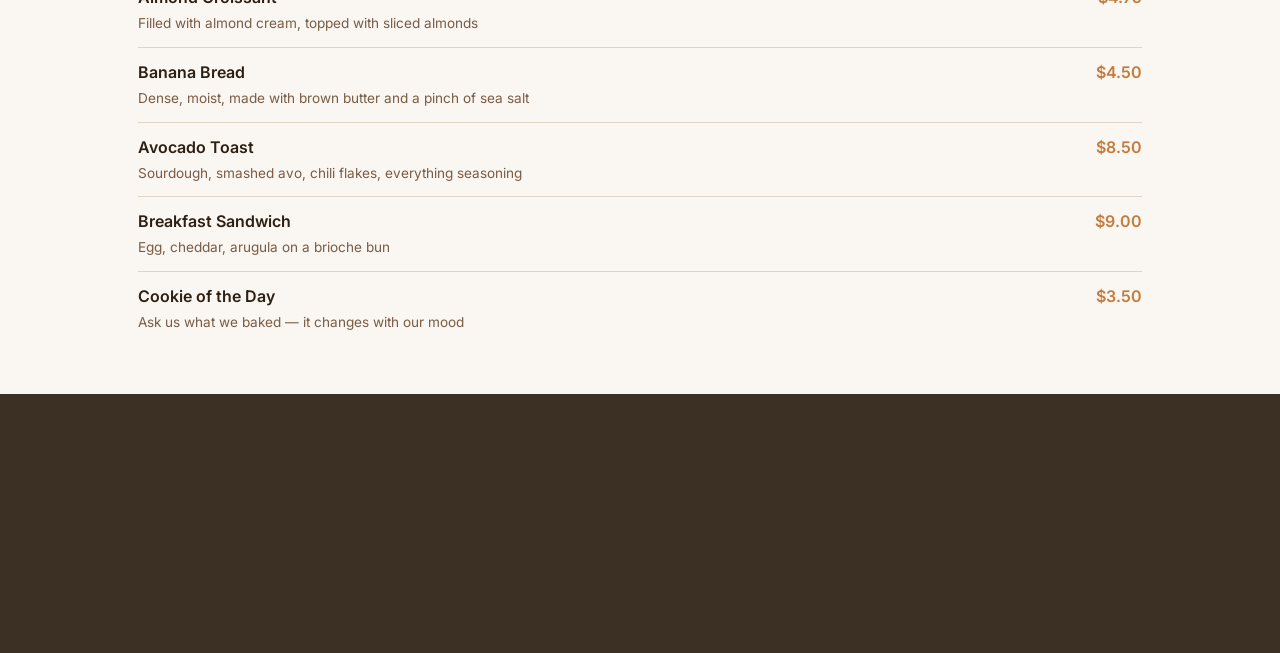
<file: brewed & co/menu.html>
<!DOCTYPE html>
<html lang="en">
<head>
  <meta charset="UTF-8">
  <meta name="viewport" content="width=device-width, initial-scale=1.0">
  <title>Menu — Brewed &amp; Co.</title>
  <link rel="preconnect" href="https://fonts.googleapis.com">
  <link rel="preconnect" href="https://fonts.gstatic.com" crossorigin>
  <link href="https://fonts.googleapis.com/css2?family=Inter:wght@400;500;600&family=Playfair+Display:wght@400;600;700&display=swap" rel="stylesheet">
  <link rel="stylesheet" href="style.css">
</head>
<body class="menu-page">

  <!-- NAVIGATION -->
  <nav class="nav scrolled" id="nav">
    <a href="index.html" class="nav__logo">Brewed &amp; Co.</a>
    <ul class="nav__links" id="navLinks">
      <li><a href="index.html">Home</a></li>
      <li><a href="menu.html">Menu</a></li>
      <li><a href="index.html#location">Find Us</a></li>
    </ul>
    <button class="nav__hamburger" id="hamburger" aria-label="Toggle menu">
      <span></span><span></span><span></span>
    </button>
  </nav>

  <header class="menu-header">
    <h1>Our Menu</h1>
    <p>Simple, honest, made with care. Prices before tax.</p>
  </header>

  <!-- COFFEE -->
  <section class="menu-section">
    <h2>Coffee</h2>
    <div class="menu-item">
      <div class="menu-item__details">
        <div class="menu-item__name">Espresso</div>
        <div class="menu-item__desc">Single or double shot, pulled from our morning roast</div>
      </div>
      <span class="menu-item__price">$3.50 / $4.50</span>
    </div>
    <div class="menu-item">
      <div class="menu-item__details">
        <div class="menu-item__name">The Morning Pull</div>
        <div class="menu-item__desc">House espresso with steamed milk</div>
      </div>
      <span class="menu-item__price">$5.00</span>
    </div>
    <div class="menu-item">
      <div class="menu-item__details">
        <div class="menu-item__name">Cappuccino</div>
        <div class="menu-item__desc">Equal parts espresso, steamed milk, and microfoam</div>
      </div>
      <span class="menu-item__price">$5.00</span>
    </div>
    <div class="menu-item">
      <div class="menu-item__details">
        <div class="menu-item__name">Americano</div>
        <div class="menu-item__desc">Espresso stretched with hot water — clean and bold</div>
      </div>
      <span class="menu-item__price">$4.00</span>
    </div>
    <div class="menu-item">
      <div class="menu-item__details">
        <div class="menu-item__name">Golden Oat Latte</div>
        <div class="menu-item__desc">Espresso, oat milk, a whisper of vanilla</div>
      </div>
      <span class="menu-item__price">$6.00</span>
    </div>
    <div class="menu-item">
      <div class="menu-item__details">
        <div class="menu-item__name">Ceremonial Matcha</div>
        <div class="menu-item__desc">Stone-ground Japanese matcha with your choice of milk</div>
      </div>
      <span class="menu-item__price">$6.50</span>
    </div>
    <div class="menu-item">
      <div class="menu-item__details">
        <div class="menu-item__name">Pour Over</div>
        <div class="menu-item__desc">Single origin, hand-poured to order — ask us what's on today</div>
      </div>
      <span class="menu-item__price">$5.50</span>
    </div>
    <div class="menu-item">
      <div class="menu-item__details">
        <div class="menu-item__name">Drip Coffee</div>
        <div class="menu-item__desc">Fresh batch brewed every hour from our house blend</div>
      </div>
      <span class="menu-item__price">$3.00</span>
    </div>
  </section>

  <!-- COLD DRINKS -->
  <section class="menu-section">
    <h2>Cold Drinks</h2>
    <div class="menu-item">
      <div class="menu-item__details">
        <div class="menu-item__name">Slow-Steeped Cold Brew</div>
        <div class="menu-item__desc">18-hour steep, poured over ice — smooth and chocolatey</div>
      </div>
      <span class="menu-item__price">$5.50</span>
    </div>
    <div class="menu-item">
      <div class="menu-item__details">
        <div class="menu-item__name">Iced Latte</div>
        <div class="menu-item__desc">Espresso over ice with cold milk</div>
      </div>
      <span class="menu-item__price">$5.50</span>
    </div>
    <div class="menu-item">
      <div class="menu-item__details">
        <div class="menu-item__name">Iced Matcha</div>
        <div class="menu-item__desc">Whisked matcha shaken with ice and milk</div>
      </div>
      <span class="menu-item__price">$6.50</span>
    </div>
    <div class="menu-item">
      <div class="menu-item__details">
        <div class="menu-item__name">Lemonade</div>
        <div class="menu-item__desc">Fresh-squeezed, lightly sweetened</div>
      </div>
      <span class="menu-item__price">$4.00</span>
    </div>
  </section>

  <!-- FOOD & PASTRIES -->
  <section class="menu-section">
    <h2>Food &amp; Pastries</h2>
    <div class="menu-item">
      <div class="menu-item__details">
        <div class="menu-item__name">Butter Croissant</div>
        <div class="menu-item__desc">Flaky, golden, baked fresh each morning</div>
      </div>
      <span class="menu-item__price">$4.00</span>
    </div>
    <div class="menu-item">
      <div class="menu-item__details">
        <div class="menu-item__name">Almond Croissant</div>
        <div class="menu-item__desc">Filled with almond cream, topped with sliced almonds</div>
      </div>
      <span class="menu-item__price">$4.75</span>
    </div>
    <div class="menu-item">
      <div class="menu-item__details">
        <div class="menu-item__name">Banana Bread</div>
        <div class="menu-item__desc">Dense, moist, made with brown butter and a pinch of sea salt</div>
      </div>
      <span class="menu-item__price">$4.50</span>
    </div>
    <div class="menu-item">
      <div class="menu-item__details">
        <div class="menu-item__name">Avocado Toast</div>
        <div class="menu-item__desc">Sourdough, smashed avo, chili flakes, everything seasoning</div>
      </div>
      <span class="menu-item__price">$8.50</span>
    </div>
    <div class="menu-item">
      <div class="menu-item__details">
        <div class="menu-item__name">Breakfast Sandwich</div>
        <div class="menu-item__desc">Egg, cheddar, arugula on a brioche bun</div>
      </div>
      <span class="menu-item__price">$9.00</span>
    </div>
    <div class="menu-item">
      <div class="menu-item__details">
        <div class="menu-item__name">Cookie of the Day</div>
        <div class="menu-item__desc">Ask us what we baked — it changes with our mood</div>
      </div>
      <span class="menu-item__price">$3.50</span>
    </div>
  </section>

  <!-- FOOTER -->
  <footer class="footer">
    <div class="footer__inner">
      <div>
        <div class="footer__logo">Brewed &amp; Co.</div>
        <p class="footer__tagline">Roasted fresh every morning in our shop. Come for the coffee, stay for the warmth.</p>
      </div>
      <ul class="footer__nav">
        <li><a href="index.html">Home</a></li>
        <li><a href="menu.html">Menu</a></li>
        <li><a href="index.html#location">Find Us</a></li>
      </ul>
      <div class="footer__social">
        <!-- REPLACE: real social links -->
        <a href="#" aria-label="Instagram">IG</a>
        <a href="#" aria-label="Facebook">FB</a>
        <a href="#" aria-label="TikTok">TK</a>
      </div>
    </div>
    <div class="footer__bottom">
      &copy; 2026 Brewed &amp; Co. All rights reserved.
    </div>
  </footer>

  <script src="script.js"></script>
</body>
</html>
</file>
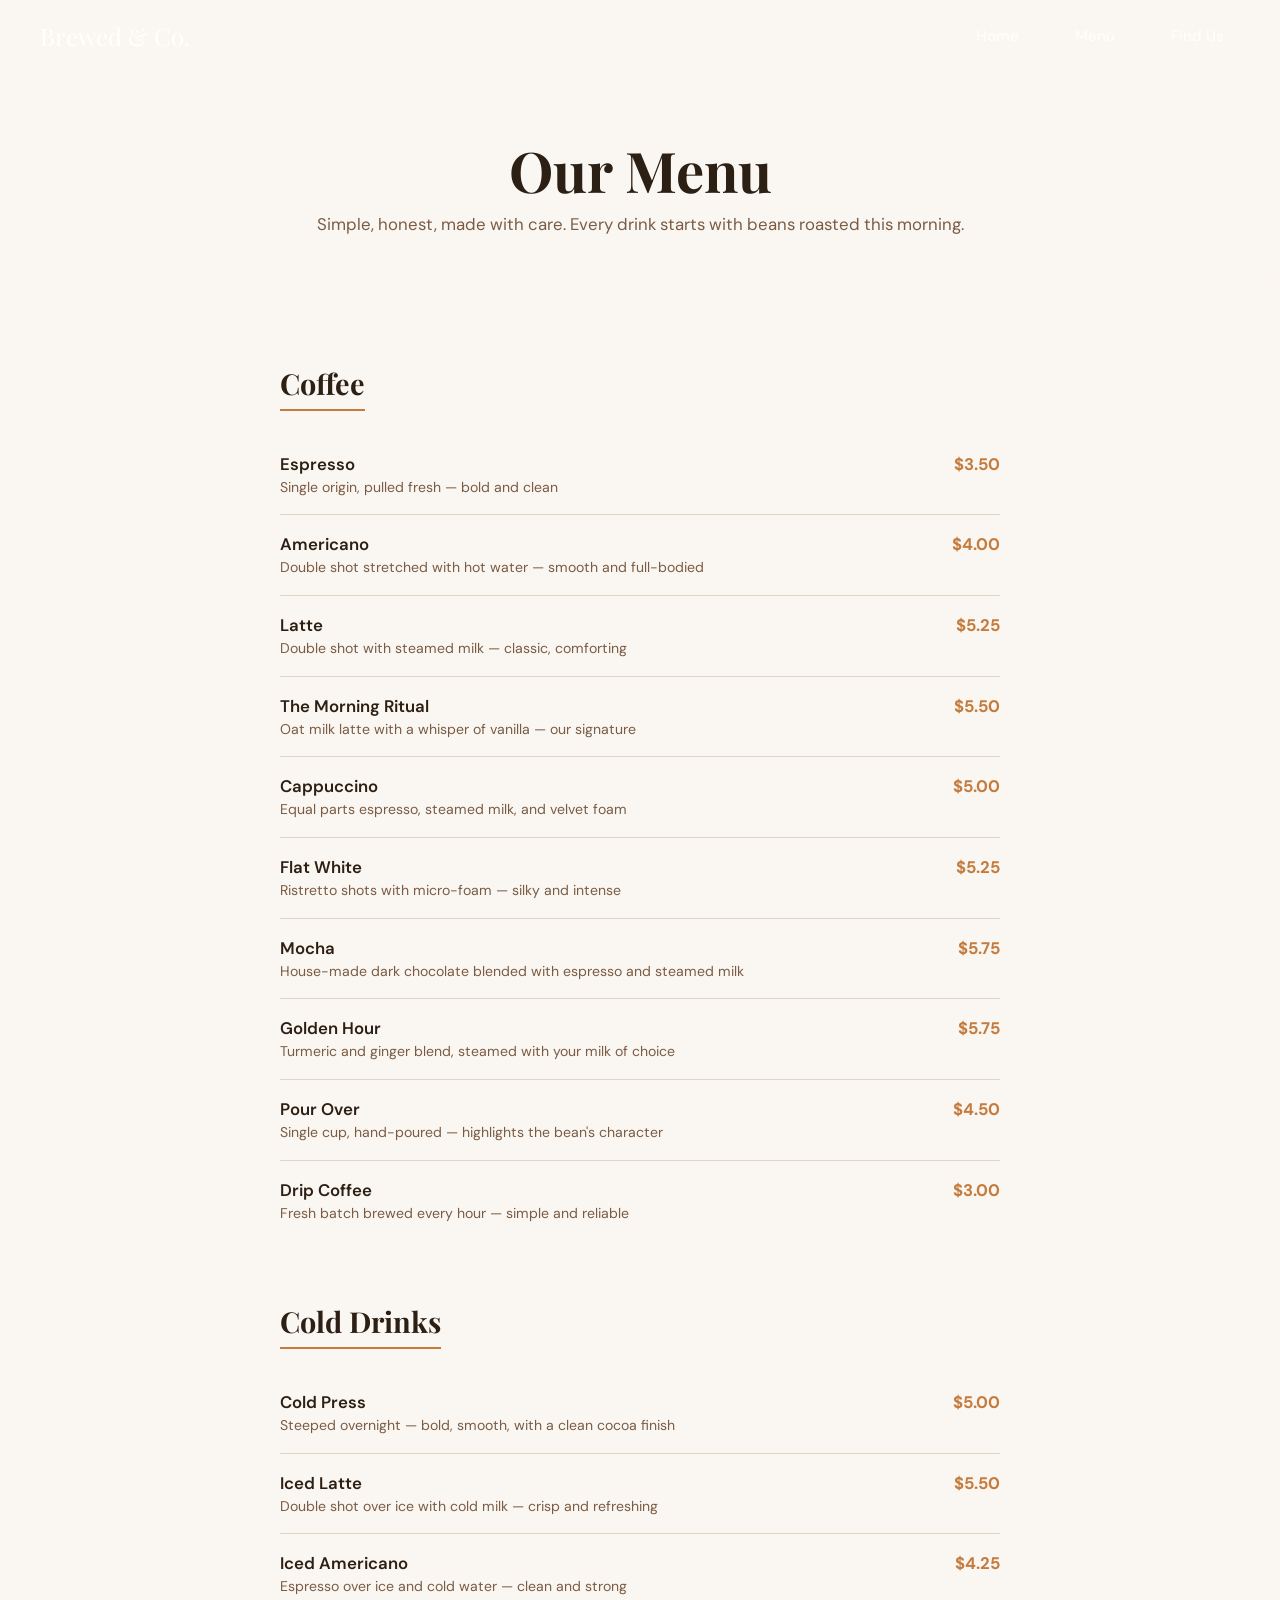
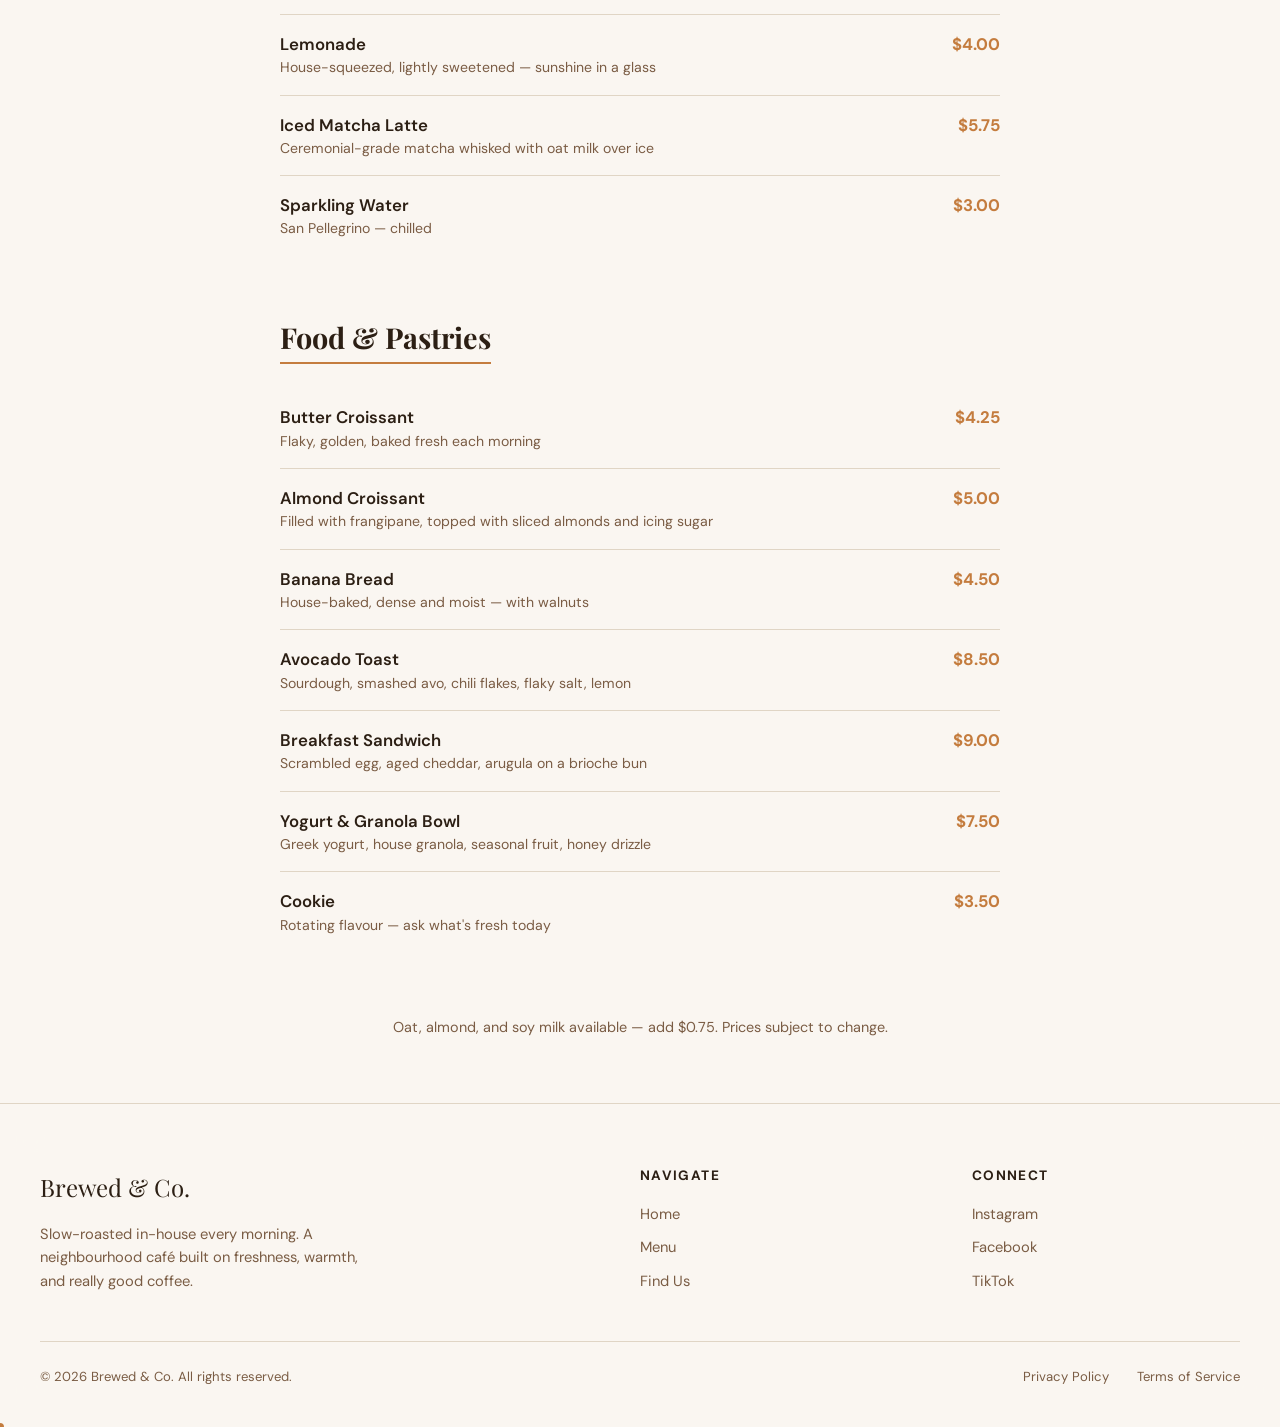
<file: masterMD/menu.html>
<!DOCTYPE html>
<html lang="en">
<head>
  <meta charset="UTF-8">
  <meta name="viewport" content="width=device-width, initial-scale=1.0">
  <title>Menu — Brewed & Co.</title>
  <meta name="description" content="Explore the full menu at Brewed & Co. — freshly roasted coffee, cold drinks, pastries, and light bites. Simple, honest, made with care.">
  <meta name="keywords" content="Brewed & Co menu, coffee menu, café menu, pastries, cold brew, espresso, Toronto café">
  <link rel="canonical" href="https://brewedandco.ca/menu">

  <!-- Open Graph -->
  <meta property="og:title" content="Menu — Brewed & Co.">
  <meta property="og:description" content="Freshly roasted coffee, cold drinks, pastries, and light bites. Simple, honest, made with care.">
  <!-- REPLACE: OG share image -->
  <meta property="og:image" content="asset/og-image.jpg">
  <meta property="og:url" content="https://brewedandco.ca/menu">
  <meta property="og:type" content="website">
  <meta property="og:locale" content="en_CA">

  <!-- Twitter Card -->
  <meta name="twitter:card" content="summary_large_image">
  <meta name="twitter:title" content="Menu — Brewed & Co.">
  <meta name="twitter:description" content="Freshly roasted coffee, cold drinks, pastries, and light bites.">
  <!-- REPLACE: OG share image -->
  <meta name="twitter:image" content="asset/og-image.jpg">

  <!-- Fonts -->
  <link rel="preconnect" href="https://fonts.googleapis.com">
  <link rel="preconnect" href="https://fonts.gstatic.com" crossorigin>
  <link href="https://fonts.googleapis.com/css2?family=DM+Sans:wght@400;500;600;700&family=Playfair+Display:wght@400;600;700&display=swap" rel="stylesheet">

  <link rel="stylesheet" href="style.css">
</head>
<body>

  <!-- Scroll Progress -->
  <div class="scroll-progress"></div>

  <!-- Page Transition Overlay -->
  <div class="page-transition"></div>

  <!-- Navigation -->
  <nav class="nav scrolled" aria-label="Main navigation">
    <a href="index.html" class="nav-logo">Brewed & Co.</a>
    <ul class="nav-links">
      <li><a href="index.html">Home</a></li>
      <li><a href="menu.html" aria-current="page">Menu</a></li>
      <li><a href="index.html#find-us">Find Us</a></li>
    </ul>
    <button class="nav-hamburger" aria-label="Toggle menu" aria-expanded="false">
      <span></span><span></span><span></span>
    </button>
  </nav>

  <!-- Mobile Menu -->
  <div class="mobile-menu" role="dialog" aria-label="Mobile navigation">
    <a href="index.html">Home</a>
    <a href="menu.html">Menu</a>
    <a href="index.html#find-us">Find Us</a>
  </div>

  <!-- Menu Header -->
  <header class="menu-header">
    <h1 class="reveal">Our Menu</h1>
    <p class="reveal reveal-delay-1">Simple, honest, made with care. Every drink starts with beans roasted this morning.</p>
  </header>

  <!-- Menu Content -->
  <main class="menu-section">

    <!-- Coffee -->
    <div class="menu-category reveal">
      <h2>Coffee</h2>

      <div class="menu-item">
        <div class="menu-item-info">
          <h3>Espresso</h3>
          <p>Single origin, pulled fresh — bold and clean</p>
        </div>
        <span class="menu-item-price">$3.50</span>
      </div>

      <div class="menu-item">
        <div class="menu-item-info">
          <h3>Americano</h3>
          <p>Double shot stretched with hot water — smooth and full-bodied</p>
        </div>
        <span class="menu-item-price">$4.00</span>
      </div>

      <div class="menu-item">
        <div class="menu-item-info">
          <h3>Latte</h3>
          <p>Double shot with steamed milk — classic, comforting</p>
        </div>
        <span class="menu-item-price">$5.25</span>
      </div>

      <div class="menu-item">
        <div class="menu-item-info">
          <h3>The Morning Ritual</h3>
          <p>Oat milk latte with a whisper of vanilla — our signature</p>
        </div>
        <span class="menu-item-price">$5.50</span>
      </div>

      <div class="menu-item">
        <div class="menu-item-info">
          <h3>Cappuccino</h3>
          <p>Equal parts espresso, steamed milk, and velvet foam</p>
        </div>
        <span class="menu-item-price">$5.00</span>
      </div>

      <div class="menu-item">
        <div class="menu-item-info">
          <h3>Flat White</h3>
          <p>Ristretto shots with micro-foam — silky and intense</p>
        </div>
        <span class="menu-item-price">$5.25</span>
      </div>

      <div class="menu-item">
        <div class="menu-item-info">
          <h3>Mocha</h3>
          <p>House-made dark chocolate blended with espresso and steamed milk</p>
        </div>
        <span class="menu-item-price">$5.75</span>
      </div>

      <div class="menu-item">
        <div class="menu-item-info">
          <h3>Golden Hour</h3>
          <p>Turmeric and ginger blend, steamed with your milk of choice</p>
        </div>
        <span class="menu-item-price">$5.75</span>
      </div>

      <div class="menu-item">
        <div class="menu-item-info">
          <h3>Pour Over</h3>
          <p>Single cup, hand-poured — highlights the bean's character</p>
        </div>
        <span class="menu-item-price">$4.50</span>
      </div>

      <div class="menu-item">
        <div class="menu-item-info">
          <h3>Drip Coffee</h3>
          <p>Fresh batch brewed every hour — simple and reliable</p>
        </div>
        <span class="menu-item-price">$3.00</span>
      </div>

    </div>

    <!-- Cold Drinks -->
    <div class="menu-category reveal">
      <h2>Cold Drinks</h2>

      <div class="menu-item">
        <div class="menu-item-info">
          <h3>Cold Press</h3>
          <p>Steeped overnight — bold, smooth, with a clean cocoa finish</p>
        </div>
        <span class="menu-item-price">$5.00</span>
      </div>

      <div class="menu-item">
        <div class="menu-item-info">
          <h3>Iced Latte</h3>
          <p>Double shot over ice with cold milk — crisp and refreshing</p>
        </div>
        <span class="menu-item-price">$5.50</span>
      </div>

      <div class="menu-item">
        <div class="menu-item-info">
          <h3>Iced Americano</h3>
          <p>Espresso over ice and cold water — clean and strong</p>
        </div>
        <span class="menu-item-price">$4.25</span>
      </div>

      <div class="menu-item">
        <div class="menu-item-info">
          <h3>Lemonade</h3>
          <p>House-squeezed, lightly sweetened — sunshine in a glass</p>
        </div>
        <span class="menu-item-price">$4.00</span>
      </div>

      <div class="menu-item">
        <div class="menu-item-info">
          <h3>Iced Matcha Latte</h3>
          <p>Ceremonial-grade matcha whisked with oat milk over ice</p>
        </div>
        <span class="menu-item-price">$5.75</span>
      </div>

      <div class="menu-item">
        <div class="menu-item-info">
          <h3>Sparkling Water</h3>
          <p>San Pellegrino — chilled</p>
        </div>
        <span class="menu-item-price">$3.00</span>
      </div>

    </div>

    <!-- Food & Pastries -->
    <div class="menu-category reveal">
      <h2>Food & Pastries</h2>

      <div class="menu-item">
        <div class="menu-item-info">
          <h3>Butter Croissant</h3>
          <p>Flaky, golden, baked fresh each morning</p>
        </div>
        <span class="menu-item-price">$4.25</span>
      </div>

      <div class="menu-item">
        <div class="menu-item-info">
          <h3>Almond Croissant</h3>
          <p>Filled with frangipane, topped with sliced almonds and icing sugar</p>
        </div>
        <span class="menu-item-price">$5.00</span>
      </div>

      <div class="menu-item">
        <div class="menu-item-info">
          <h3>Banana Bread</h3>
          <p>House-baked, dense and moist — with walnuts</p>
        </div>
        <span class="menu-item-price">$4.50</span>
      </div>

      <div class="menu-item">
        <div class="menu-item-info">
          <h3>Avocado Toast</h3>
          <p>Sourdough, smashed avo, chili flakes, flaky salt, lemon</p>
        </div>
        <span class="menu-item-price">$8.50</span>
      </div>

      <div class="menu-item">
        <div class="menu-item-info">
          <h3>Breakfast Sandwich</h3>
          <p>Scrambled egg, aged cheddar, arugula on a brioche bun</p>
        </div>
        <span class="menu-item-price">$9.00</span>
      </div>

      <div class="menu-item">
        <div class="menu-item-info">
          <h3>Yogurt & Granola Bowl</h3>
          <p>Greek yogurt, house granola, seasonal fruit, honey drizzle</p>
        </div>
        <span class="menu-item-price">$7.50</span>
      </div>

      <div class="menu-item">
        <div class="menu-item-info">
          <h3>Cookie</h3>
          <p>Rotating flavour — ask what's fresh today</p>
        </div>
        <span class="menu-item-price">$3.50</span>
      </div>

    </div>

    <p style="text-align:center;color:var(--text-secondary);font-size:0.9rem;margin-top:var(--space-lg)" class="reveal">
      Oat, almond, and soy milk available — add $0.75. Prices subject to change.
    </p>

  </main>

  <!-- Footer -->
  <footer class="footer">
    <div class="footer-inner">
      <div>
        <div class="footer-brand">Brewed & Co.</div>
        <p class="footer-tagline">Slow-roasted in-house every morning. A neighbourhood café built on freshness, warmth, and really good coffee.</p>
      </div>
      <div>
        <h4>Navigate</h4>
        <ul class="footer-links">
          <li><a href="index.html">Home</a></li>
          <li><a href="menu.html">Menu</a></li>
          <li><a href="index.html#find-us">Find Us</a></li>
        </ul>
      </div>
      <div>
        <h4>Connect</h4>
        <ul class="footer-links">
          <!-- REPLACE: real social media URLs -->
          <li><a href="#" aria-label="Instagram">Instagram</a></li>
          <li><a href="#" aria-label="Facebook">Facebook</a></li>
          <li><a href="#" aria-label="TikTok">TikTok</a></li>
        </ul>
      </div>
    </div>
    <div class="footer-bottom">
      <span>&copy; 2026 Brewed & Co. All rights reserved.</span>
      <div class="footer-legal">
        <a href="#privacy">Privacy Policy</a>
        <a href="#terms">Terms of Service</a>
      </div>
    </div>
  </footer>

  <script src="script.js"></script>
</body>
</html>
</file>
<file: brewed & co/style.css>
:root {
  --bg: #faf6f1;
  --surface: #f2ebe0;
  --text-primary: #2c1f14;
  --text-secondary: #7a5c44;
  --accent: #c47c3e;
  --border: #e0d5c5;
  --white: #ffffff;
  --font-heading: 'Playfair Display', Georgia, serif;
  --font-body: 'Inter', system-ui, sans-serif;
  --nav-height: 72px;
  --section-padding: clamp(3rem, 8vw, 6rem);
}

*, *::before, *::after {
  margin: 0;
  padding: 0;
  box-sizing: border-box;
}

html {
  scroll-behavior: smooth;
  font-size: 16px;
}

body {
  font-family: var(--font-body);
  background: #000;
  color: var(--text-primary);
  line-height: 1.6;
  overflow-x: hidden;
}

a {
  color: inherit;
  text-decoration: none;
}

img {
  max-width: 100%;
  display: block;
}

/* LOADER */
#loader {
  position: fixed;
  inset: 0;
  z-index: 2000;
  display: flex;
  flex-direction: column;
  align-items: center;
  justify-content: center;
  background: #000;
  transition: opacity 0.6s;
}

#loader.done {
  opacity: 0;
  pointer-events: none;
}

.loader__logo {
  font-family: var(--font-heading);
  font-size: 1.5rem;
  color: var(--white);
  margin-bottom: 1.5rem;
}

.loader-bar {
  width: 200px;
  height: 2px;
  background: rgba(255,255,255,0.1);
  border-radius: 2px;
  overflow: hidden;
}

.loader-fill {
  height: 100%;
  background: var(--accent);
  width: 0%;
  transition: width 0.1s;
}

.loader__percent {
  color: rgba(255,255,255,0.4);
  font-size: 0.75rem;
  margin-top: 0.75rem;
}

/* SCROLL CANVAS — fixed background, behind everything */
#scrollCanvas {
  position: fixed;
  top: 0;
  left: 0;
  width: 100%;
  height: 100%;
  z-index: 0;
}

/* ALL PAGE CONTENT scrolls over the canvas */
#pageContent {
  position: relative;
  z-index: 1;
}

/* HERO SPACER */
.hero-spacer {
  height: 300vh;
  position: relative;
  display: flex;
  align-items: center;
  justify-content: center;
}

.hero-text {
  position: fixed;
  top: 50%;
  left: 50%;
  transform: translate(-50%, -50%);
  text-align: center;
  z-index: 2;
  padding: 3rem 4rem;
  background: rgba(0, 0, 0, 0.35);
  backdrop-filter: blur(6px);
  border-radius: 16px;
  border: 1px solid rgba(255, 255, 255, 0.1);
}

.hero-text__title {
  font-family: var(--font-heading);
  font-size: clamp(3rem, 7vw, 5.5rem);
  color: rgba(255, 255, 255, 0.95);
  line-height: 1.1;
  margin-bottom: 0.75rem;
  text-shadow: 0 2px 20px rgba(0, 0, 0, 0.3);
}

.hero-text__sub {
  font-size: clamp(1rem, 2.2vw, 1.35rem);
  color: rgba(255, 255, 255, 0.75);
  max-width: 480px;
  margin: 0 auto 2rem;
  letter-spacing: 0.02em;
}

.hero-text__cta {
  display: inline-block;
  padding: 0.875rem 2.25rem;
  background: rgba(196, 124, 62, 0.8);
  color: rgba(255, 255, 255, 0.95);
  font-family: var(--font-body);
  font-size: 0.95rem;
  font-weight: 600;
  border-radius: 4px;
  letter-spacing: 0.03em;
  border: 1px solid rgba(196, 124, 62, 0.4);
  transition: background 0.2s, transform 0.2s;
}

.hero-text__cta:hover {
  background: rgba(176, 109, 50, 0.9);
  transform: translateY(-1px);
}

.scroll-hint {
  position: fixed;
  bottom: 2rem;
  left: 50%;
  transform: translateX(-50%);
  z-index: 10;
  text-align: center;
  color: rgba(255, 255, 255, 0.7);
  font-size: 0.75rem;
  letter-spacing: 0.1em;
  text-transform: uppercase;
  transition: opacity 0.4s;
}

.scroll-hint svg {
  display: block;
  margin: 0.5rem auto 0;
  animation: chevronBounce 2s ease-in-out infinite;
}

.scroll-hint.hidden {
  opacity: 0;
  pointer-events: none;
}

@keyframes chevronBounce {
  0%, 100% { transform: translateY(0); }
  50% { transform: translateY(6px); }
}

/* NAV */
.nav {
  position: fixed;
  top: 0;
  left: 0;
  width: 100%;
  height: var(--nav-height);
  display: flex;
  align-items: center;
  justify-content: space-between;
  padding: 0 clamp(1.5rem, 4vw, 3rem);
  z-index: 1000;
  transition: background 0.3s, box-shadow 0.3s;
}

.nav.scrolled {
  background: rgba(250, 246, 241, 0.8);
  backdrop-filter: blur(12px);
  box-shadow: 0 1px 0 rgba(224, 213, 197, 0.5);
}

.nav__logo {
  font-family: var(--font-heading);
  font-size: 1.5rem;
  font-weight: 700;
  color: var(--white);
  transition: color 0.3s;
}

.nav.scrolled .nav__logo {
  color: var(--text-primary);
}

.nav__links {
  display: flex;
  gap: 2rem;
  list-style: none;
}

.nav__links a {
  font-size: 0.9rem;
  font-weight: 500;
  letter-spacing: 0.02em;
  color: rgba(255,255,255,0.85);
  transition: color 0.2s;
}

.nav.scrolled .nav__links a {
  color: var(--text-primary);
}

.nav__links a:hover {
  color: var(--accent);
}

.nav__hamburger {
  display: none;
  background: none;
  border: none;
  cursor: pointer;
  width: 28px;
  height: 20px;
  position: relative;
}

.nav__hamburger span {
  display: block;
  width: 100%;
  height: 2px;
  background: var(--white);
  position: absolute;
  left: 0;
  transition: transform 0.3s, opacity 0.3s, background 0.3s;
}

.nav.scrolled .nav__hamburger span {
  background: var(--text-primary);
}

.nav__hamburger span:nth-child(1) { top: 0; }
.nav__hamburger span:nth-child(2) { top: 9px; }
.nav__hamburger span:nth-child(3) { top: 18px; }

.nav__hamburger.active span:nth-child(1) { transform: translateY(9px) rotate(45deg); }
.nav__hamburger.active span:nth-child(2) { opacity: 0; }
.nav__hamburger.active span:nth-child(3) { transform: translateY(-9px) rotate(-45deg); }

/* SECTIONS — opaque backgrounds so they cover the canvas */
.section {
  padding: var(--section-padding) clamp(1.5rem, 4vw, 3rem);
  max-width: 1100px;
  margin: 0 auto;
}

.section__label {
  font-size: 0.75rem;
  font-weight: 600;
  letter-spacing: 0.12em;
  text-transform: uppercase;
  color: var(--accent);
  margin-bottom: 0.75rem;
}

.section__heading {
  font-family: var(--font-heading);
  font-size: clamp(1.75rem, 4vw, 2.5rem);
  margin-bottom: 1.5rem;
  line-height: 1.2;
}

/* FEATURED DRINKS */
.drinks {
  background: rgba(242, 235, 224, 0.88);
  backdrop-filter: blur(12px);
  max-width: 100%;
  padding-left: clamp(1.5rem, 4vw, 3rem);
  padding-right: clamp(1.5rem, 4vw, 3rem);
}

.drinks > * {
  max-width: 1100px;
  margin-left: auto;
  margin-right: auto;
}

.drinks__grid {
  display: grid;
  grid-template-columns: repeat(auto-fit, minmax(220px, 1fr));
  gap: 2rem;
  margin-top: 2rem;
}

.drink-card {
  background: rgba(255, 255, 255, 0.7);
  backdrop-filter: blur(8px);
  border-radius: 8px;
  overflow: hidden;
  border: 1px solid rgba(224, 213, 197, 0.5);
}

.drink-card__img {
  width: 100%;
  height: 200px;
  background: linear-gradient(135deg, var(--border), var(--surface));
  display: flex;
  align-items: center;
  justify-content: center;
  color: var(--text-secondary);
  font-size: 0.8rem;
}

.drink-card__body {
  padding: 1.25rem;
}

.drink-card__name {
  font-family: var(--font-heading);
  font-size: 1.15rem;
  margin-bottom: 0.35rem;
}

.drink-card__desc {
  font-size: 0.875rem;
  color: var(--text-secondary);
  margin-bottom: 0.75rem;
  line-height: 1.5;
}

.drink-card__price {
  font-weight: 600;
  color: var(--accent);
}

/* ABOUT */
.about-section {
  background: rgba(250, 246, 241, 0.85);
  backdrop-filter: blur(12px);
  max-width: 100%;
  padding-left: clamp(1.5rem, 4vw, 3rem);
  padding-right: clamp(1.5rem, 4vw, 3rem);
}

.about-section > * {
  max-width: 1100px;
  margin-left: auto;
  margin-right: auto;
}

.about__wrapper {
  display: grid;
  grid-template-columns: 1fr 1fr;
  gap: 3rem;
  align-items: center;
}

.about__text p {
  color: var(--text-secondary);
  margin-bottom: 1rem;
  font-size: 1.05rem;
  line-height: 1.7;
}

.about__img {
  width: 100%;
  height: 360px;
  background: linear-gradient(135deg, rgba(224, 213, 197, 0.6), rgba(242, 235, 224, 0.4));
  backdrop-filter: blur(6px);
  border-radius: 8px;
  display: flex;
  align-items: center;
  justify-content: center;
  color: var(--text-secondary);
  font-size: 0.8rem;
}

/* LOCATION */
.location {
  background: rgba(242, 235, 224, 0.88);
  backdrop-filter: blur(12px);
  max-width: 100%;
  padding-left: clamp(1.5rem, 4vw, 3rem);
  padding-right: clamp(1.5rem, 4vw, 3rem);
}

.location > * {
  max-width: 1100px;
  margin-left: auto;
  margin-right: auto;
}

.location__grid {
  display: grid;
  grid-template-columns: 1fr 1fr;
  gap: 3rem;
  margin-top: 2rem;
}

.location__info h3 {
  font-family: var(--font-heading);
  font-size: 1.25rem;
  margin-bottom: 1rem;
}

.location__info p {
  color: var(--text-secondary);
  margin-bottom: 0.5rem;
}

.location__info .hours {
  margin-top: 1.5rem;
}

.location__map {
  width: 100%;
  height: 300px;
  background: linear-gradient(135deg, rgba(224, 213, 197, 0.5), rgba(242, 235, 224, 0.3));
  backdrop-filter: blur(6px);
  border-radius: 8px;
  display: flex;
  align-items: center;
  justify-content: center;
  color: var(--text-secondary);
  font-size: 0.8rem;
  border: 1px solid rgba(224, 213, 197, 0.4);
}

/* FOOTER */
.footer {
  background: rgba(44, 31, 20, 0.92);
  backdrop-filter: blur(12px);
  color: rgba(255, 255, 255, 0.7);
  padding: 3rem clamp(1.5rem, 4vw, 3rem);
}

.footer__inner {
  max-width: 1100px;
  margin: 0 auto;
  display: flex;
  justify-content: space-between;
  align-items: start;
  flex-wrap: wrap;
  gap: 2rem;
}

.footer__logo {
  font-family: var(--font-heading);
  font-size: 1.35rem;
  color: var(--white);
  margin-bottom: 0.5rem;
}

.footer__tagline {
  font-size: 0.85rem;
  max-width: 280px;
}

.footer__nav {
  list-style: none;
  display: flex;
  gap: 1.5rem;
}

.footer__nav a {
  font-size: 0.85rem;
  transition: color 0.2s;
}

.footer__nav a:hover {
  color: var(--accent);
}

.footer__social {
  display: flex;
  gap: 1rem;
}

.footer__social a {
  width: 36px;
  height: 36px;
  border-radius: 50%;
  border: 1px solid rgba(255, 255, 255, 0.2);
  display: flex;
  align-items: center;
  justify-content: center;
  font-size: 0.75rem;
  transition: border-color 0.2s, color 0.2s;
}

.footer__social a:hover {
  border-color: var(--accent);
  color: var(--accent);
}

.footer__bottom {
  max-width: 1100px;
  margin: 2rem auto 0;
  padding-top: 1.5rem;
  border-top: 1px solid rgba(255, 255, 255, 0.1);
  font-size: 0.8rem;
  text-align: center;
}

/* MENU PAGE */
.menu-page {
  background: var(--bg);
}

.menu-header {
  padding: calc(var(--nav-height) + 2rem) clamp(1.5rem, 4vw, 3rem) 2rem;
  max-width: 1100px;
  margin: 0 auto;
}

.menu-header h1 {
  font-family: var(--font-heading);
  font-size: clamp(2rem, 4vw, 3rem);
}

.menu-header p {
  color: var(--text-secondary);
  margin-top: 0.5rem;
}

.menu-section {
  max-width: 1100px;
  margin: 0 auto;
  padding: 0 clamp(1.5rem, 4vw, 3rem) 3rem;
}

.menu-section h2 {
  font-family: var(--font-heading);
  font-size: 1.5rem;
  padding-bottom: 0.75rem;
  border-bottom: 2px solid var(--accent);
  margin-bottom: 1.5rem;
}

.menu-item {
  display: flex;
  justify-content: space-between;
  align-items: baseline;
  padding: 0.75rem 0;
  border-bottom: 1px solid var(--border);
}

.menu-item:last-child {
  border-bottom: none;
}

.menu-item__details {
  flex: 1;
  margin-right: 1rem;
}

.menu-item__name {
  font-weight: 600;
  margin-bottom: 0.15rem;
}

.menu-item__desc {
  font-size: 0.85rem;
  color: var(--text-secondary);
}

.menu-item__price {
  font-weight: 600;
  color: var(--accent);
  white-space: nowrap;
}

.menu-section + .menu-section {
  margin-top: 1rem;
}

/* RESPONSIVE */
@media (max-width: 768px) {
  .nav__links {
    position: fixed;
    top: 0;
    right: -100%;
    width: 260px;
    height: 100vh;
    background: var(--bg);
    flex-direction: column;
    padding: calc(var(--nav-height) + 1rem) 2rem 2rem;
    gap: 1.25rem;
    box-shadow: -4px 0 20px rgba(0,0,0,0.1);
    transition: right 0.3s ease;
  }

  .nav__links.open {
    right: 0;
  }

  .nav__links a {
    color: var(--text-primary) !important;
  }

  .nav__hamburger {
    display: block;
  }

  .about__wrapper {
    grid-template-columns: 1fr;
  }

  .location__grid {
    grid-template-columns: 1fr;
  }

  .drinks__grid {
    grid-template-columns: 1fr 1fr;
  }
}

@media (max-width: 480px) {
  .drinks__grid {
    grid-template-columns: 1fr;
  }
}

@media (prefers-reduced-motion: reduce) {
  .scroll-hint svg {
    animation: none;
  }

  html {
    scroll-behavior: auto;
  }
}
</file>
<file: masterMD/style.css>
/* ===== Brewed & Co. — Design Tokens ===== */
:root {
  /* Colors */
  --bg: #faf6f1;
  --surface: #f2ebe0;
  --text-primary: #2c1f14;
  --text-secondary: #7a5c44;
  --accent: #c47c3e;
  --accent-hover: #b06a2f;
  --border: #e0d5c5;
  --white: #ffffff;
  --overlay: rgba(44, 31, 20, 0.55);
  --glass: rgba(250, 246, 241, 0.72);
  --glass-strong: rgba(250, 246, 241, 0.88);

  /* Typography */
  --font-heading: 'Playfair Display', Georgia, serif;
  --font-body: 'DM Sans', system-ui, sans-serif;

  /* Spacing */
  --space-xs: 0.5rem;
  --space-sm: 1rem;
  --space-md: 1.5rem;
  --space-lg: 2.5rem;
  --space-xl: 4rem;
  --space-2xl: 6rem;
  --space-3xl: 8rem;

  /* Layout */
  --max-width: 1200px;
  --nav-height: 72px;
  --radius: 16px;
  --radius-sm: 8px;

  /* Transitions */
  --ease: cubic-bezier(0.25, 0.46, 0.45, 0.94);
  --ease-out: cubic-bezier(0.0, 0.0, 0.2, 1);
  --duration: 300ms;

  /* Z-index */
  --z-canvas: 0;
  --z-content: 1;
  --z-nav: 100;
  --z-loader: 1000;
  --z-cursor: 9999;
}

/* Dark mode */
@media (prefers-color-scheme: dark) {
  :root {
    --bg: #1a1410;
    --surface: #2a2118;
    --text-primary: #f2ebe0;
    --text-secondary: #b89e84;
    --accent: #d4935a;
    --accent-hover: #e0a46b;
    --border: #3d3228;
    --overlay: rgba(10, 8, 5, 0.7);
    --glass: rgba(26, 20, 16, 0.78);
    --glass-strong: rgba(26, 20, 16, 0.92);
  }
}

/* ===== Reset ===== */
*,
*::before,
*::after {
  margin: 0;
  padding: 0;
  box-sizing: border-box;
}

html {
  scroll-behavior: smooth;
  -webkit-text-size-adjust: 100%;
}

body {
  font-family: var(--font-body);
  font-size: 16px;
  line-height: 1.6;
  color: var(--text-primary);
  background: var(--bg);
  overflow-x: hidden;
}

img {
  max-width: 100%;
  height: auto;
  display: block;
}

a {
  color: var(--accent);
  text-decoration: none;
  transition: color var(--duration) var(--ease);
}

a:hover { color: var(--accent-hover); }

a:focus-visible,
button:focus-visible,
input:focus-visible,
textarea:focus-visible {
  outline: 2px solid var(--accent);
  outline-offset: 3px;
}

h1, h2, h3, h4 {
  font-family: var(--font-heading);
  font-weight: 700;
  line-height: 1.2;
  color: var(--text-primary);
}

/* ===== Scroll Progress ===== */
.scroll-progress {
  position: fixed;
  top: 0;
  left: 0;
  height: 3px;
  background: var(--accent);
  z-index: calc(var(--z-nav) + 1);
  width: 0;
  transition: none;
}

/* ===== Loader ===== */
.loader {
  position: fixed;
  inset: 0;
  z-index: var(--z-loader);
  display: flex;
  flex-direction: column;
  align-items: center;
  justify-content: center;
  background: var(--bg);
  transition: opacity 0.6s var(--ease-out), visibility 0.6s;
}

.loader.hidden {
  opacity: 0;
  visibility: hidden;
  pointer-events: none;
}

.loader-brand {
  font-family: var(--font-heading);
  font-size: 2.5rem;
  color: var(--text-primary);
  margin-bottom: var(--space-md);
}

.loader-bar-track {
  width: 200px;
  height: 3px;
  background: var(--border);
  border-radius: 2px;
  overflow: hidden;
}

.loader-bar-fill {
  height: 100%;
  background: var(--accent);
  width: 0;
  border-radius: 2px;
  transition: width 0.15s linear;
}

.loader-percent {
  font-size: 0.85rem;
  color: var(--text-secondary);
  margin-top: var(--space-xs);
  font-variant-numeric: tabular-nums;
}

/* ===== Scroll-Scrub Canvas ===== */
.scroll-canvas {
  position: fixed;
  top: 0;
  left: 0;
  width: 100%;
  height: 100%;
  z-index: var(--z-canvas);
  pointer-events: none;
}

/* ===== Navigation ===== */
.nav {
  position: fixed;
  top: 0;
  left: 0;
  right: 0;
  height: var(--nav-height);
  display: flex;
  align-items: center;
  justify-content: space-between;
  padding: 0 var(--space-lg);
  z-index: var(--z-nav);
  transition: background var(--duration) var(--ease), box-shadow var(--duration) var(--ease);
}

.nav.scrolled {
  background: var(--glass-strong);
  backdrop-filter: blur(20px);
  -webkit-backdrop-filter: blur(20px);
  box-shadow: 0 1px 0 var(--border);
}

.nav-logo {
  font-family: var(--font-heading);
  font-size: 1.5rem;
  color: var(--white);
  transition: color var(--duration) var(--ease);
}

.nav.scrolled .nav-logo {
  color: var(--text-primary);
}

.nav-links {
  display: flex;
  gap: var(--space-md);
  list-style: none;
}

.nav-links a {
  color: rgba(255, 255, 255, 0.85);
  font-size: 0.95rem;
  font-weight: 500;
  padding: var(--space-xs) var(--space-sm);
  border-radius: var(--radius-sm);
  transition: color var(--duration) var(--ease), background var(--duration) var(--ease);
}

.nav.scrolled .nav-links a {
  color: var(--text-secondary);
}

.nav-links a:hover {
  color: var(--accent);
  background: rgba(196, 124, 62, 0.08);
}

.nav-hamburger {
  display: none;
  flex-direction: column;
  gap: 5px;
  background: none;
  border: none;
  cursor: pointer;
  padding: 8px;
  min-width: 44px;
  min-height: 44px;
  align-items: center;
  justify-content: center;
}

.nav-hamburger span {
  display: block;
  width: 24px;
  height: 2px;
  background: var(--white);
  border-radius: 2px;
  transition: transform var(--duration) var(--ease), opacity var(--duration) var(--ease), background var(--duration) var(--ease);
}

.nav.scrolled .nav-hamburger span {
  background: var(--text-primary);
}

.nav-hamburger.open span:nth-child(1) { transform: rotate(45deg) translate(5px, 5px); }
.nav-hamburger.open span:nth-child(2) { opacity: 0; }
.nav-hamburger.open span:nth-child(3) { transform: rotate(-45deg) translate(5px, -5px); }

.mobile-menu {
  display: none;
  position: fixed;
  inset: 0;
  z-index: calc(var(--z-nav) - 1);
  background: var(--glass-strong);
  backdrop-filter: blur(30px);
  -webkit-backdrop-filter: blur(30px);
  flex-direction: column;
  align-items: center;
  justify-content: center;
  gap: var(--space-lg);
  opacity: 0;
  visibility: hidden;
  transition: opacity var(--duration) var(--ease), visibility var(--duration);
}

.mobile-menu.open {
  display: flex;
  opacity: 1;
  visibility: visible;
}

.mobile-menu a {
  font-family: var(--font-heading);
  font-size: 2rem;
  color: var(--text-primary);
}

.mobile-menu a:hover { color: var(--accent); }

/* ===== Hero ===== */
.hero {
  position: relative;
  height: 100vh;
  min-height: 600px;
  display: flex;
  align-items: center;
  justify-content: center;
  z-index: var(--z-content);
  overflow: hidden;
}

.hero-bg {
  position: absolute;
  inset: 0;
  z-index: 0;
}

.hero-bg img {
  width: 100%;
  height: 100%;
  object-fit: cover;
}

.hero-overlay {
  position: absolute;
  inset: 0;
  background: linear-gradient(
    to bottom,
    rgba(44, 31, 20, 0.45) 0%,
    rgba(44, 31, 20, 0.6) 50%,
    rgba(44, 31, 20, 0.8) 100%
  );
  z-index: 1;
}

.hero-content {
  position: relative;
  z-index: 2;
  text-align: center;
  padding: 0 var(--space-lg);
  max-width: 800px;
}

.hero-content h1 {
  font-size: clamp(2.5rem, 6vw, 4.5rem);
  color: var(--white);
  margin-bottom: var(--space-sm);
  opacity: 0;
  transform: translateY(30px);
}

.hero-content p {
  font-size: clamp(1rem, 2.5vw, 1.25rem);
  color: rgba(255, 255, 255, 0.85);
  margin-bottom: var(--space-lg);
  line-height: 1.7;
  opacity: 0;
  transform: translateY(30px);
}

.hero-cta {
  display: inline-block;
  padding: var(--space-sm) var(--space-lg);
  background: var(--accent);
  color: var(--white);
  font-family: var(--font-body);
  font-weight: 600;
  font-size: 1rem;
  border: none;
  border-radius: 50px;
  cursor: pointer;
  transition: transform var(--duration) var(--ease), background var(--duration) var(--ease), box-shadow var(--duration) var(--ease);
  opacity: 0;
  transform: translateY(30px);
  min-height: 44px;
  min-width: 44px;
}

.hero-cta:hover {
  background: var(--accent-hover);
  transform: translateY(-2px);
  box-shadow: 0 8px 30px rgba(196, 124, 62, 0.35);
  color: var(--white);
}

.hero-cta:active { transform: scale(0.97); }

.scroll-hint {
  position: absolute;
  bottom: var(--space-lg);
  left: 50%;
  transform: translateX(-50%);
  z-index: 2;
  display: flex;
  flex-direction: column;
  align-items: center;
  gap: var(--space-xs);
  color: rgba(255, 255, 255, 0.6);
  font-size: 0.8rem;
  letter-spacing: 0.1em;
  text-transform: uppercase;
  transition: opacity 0.5s var(--ease);
}

.scroll-hint.hidden {
  opacity: 0;
  visibility: hidden;
}

.scroll-hint svg {
  width: 20px;
  height: 20px;
  animation: bounce 2s infinite;
}

@keyframes bounce {
  0%, 100% { transform: translateY(0); }
  50% { transform: translateY(6px); }
}

/* ===== Hero Spacer (for scroll-scrub) ===== */
.hero-spacer {
  height: 300vh;
  position: relative;
  z-index: var(--z-content);
}

/* ===== Scrub Text Track ===== */
.scrub-text-track {
  position: fixed;
  top: 0;
  left: 0;
  height: 100vh;
  width: 45%;
  z-index: var(--z-content);
  display: flex;
  flex-direction: column;
  justify-content: center;
  padding-left: clamp(var(--space-lg), 6vw, var(--space-3xl));
  pointer-events: none;
  opacity: 0;
  visibility: hidden;
  transition: none;
}

.scrub-text-track.active {
  opacity: 1;
  visibility: visible;
}

.scrub-text-word {
  font-family: var(--font-heading);
  font-weight: 700;
  color: var(--white);
  line-height: 1.1;
  opacity: 0;
  transform: translateY(60px);
  transition: opacity 0.6s var(--ease-out), transform 0.6s var(--ease-out);
  text-shadow: 0 2px 30px rgba(0, 0, 0, 0.5);
}

.scrub-text-word.visible {
  opacity: 1;
  transform: translateY(0);
}

.scrub-text-word.fade-out {
  opacity: 0;
  transform: translateY(-40px);
}

.scrub-text-word[data-index="0"],
.scrub-text-word[data-index="1"] {
  font-size: clamp(3.5rem, 8vw, 7rem);
  margin-bottom: var(--space-sm);
}

.scrub-text-word[data-index="2"] {
  font-size: clamp(1.8rem, 4vw, 3.2rem);
  margin-top: var(--space-md);
  color: rgba(255, 255, 255, 0.8);
}

@media (max-width: 768px) {
  .scrub-text-track {
    width: 70%;
    padding-left: var(--space-md);
  }
}

@media (prefers-reduced-motion: reduce) {
  .scrub-text-word {
    opacity: 1;
    transform: none;
    transition: none;
  }
}

/* ===== Sections — Shared ===== */
.section {
  position: relative;
  z-index: var(--z-content);
  padding: var(--space-3xl) var(--space-lg);
}

.section-inner {
  max-width: var(--max-width);
  margin: 0 auto;
}

.section-glass {
  background: var(--glass);
  backdrop-filter: blur(24px);
  -webkit-backdrop-filter: blur(24px);
  border-radius: var(--radius);
  border: 1px solid var(--border);
}

.section-title {
  font-size: clamp(2rem, 4vw, 3rem);
  text-align: center;
  margin-bottom: var(--space-xs);
}

.section-subtitle {
  text-align: center;
  color: var(--text-secondary);
  font-size: 1.05rem;
  margin-bottom: var(--space-xl);
  max-width: 550px;
  margin-left: auto;
  margin-right: auto;
}

/* ===== Reveal Animation ===== */
.reveal {
  opacity: 0;
  transform: translateY(40px);
  transition: opacity 0.7s var(--ease-out), transform 0.7s var(--ease-out);
}

.reveal.visible {
  opacity: 1;
  transform: translateY(0);
}

.reveal-delay-1 { transition-delay: 0.1s; }
.reveal-delay-2 { transition-delay: 0.2s; }
.reveal-delay-3 { transition-delay: 0.3s; }
.reveal-delay-4 { transition-delay: 0.4s; }

/* ===== Featured Drinks ===== */
.drinks-grid {
  display: grid;
  grid-template-columns: repeat(auto-fit, minmax(260px, 1fr));
  gap: var(--space-md);
}

.drink-card {
  background: var(--glass);
  backdrop-filter: blur(16px);
  -webkit-backdrop-filter: blur(16px);
  border: 1px solid var(--border);
  border-radius: var(--radius);
  padding: var(--space-lg);
  text-align: center;
  transition: transform var(--duration) var(--ease), box-shadow var(--duration) var(--ease);
}

.drink-card:hover {
  transform: translateY(-6px);
  box-shadow: 0 20px 50px rgba(44, 31, 20, 0.12);
}

.drink-img {
  width: 180px;
  height: 180px;
  margin: 0 auto var(--space-md);
  border-radius: 50%;
  overflow: hidden;
}

.drink-img-placeholder {
  width: 100%;
  height: 100%;
  border-radius: 50%;
  background: linear-gradient(135deg, var(--surface), var(--border));
}

.drink-card h3 {
  font-family: var(--font-heading);
  font-size: 1.35rem;
  margin-bottom: var(--space-xs);
}

.drink-card .drink-desc {
  color: var(--text-secondary);
  font-size: 0.92rem;
  line-height: 1.6;
  margin-bottom: var(--space-sm);
}

.drink-card .drink-price {
  font-weight: 700;
  font-size: 1.15rem;
  color: var(--accent);
}

/* ===== About ===== */
.about-content {
  display: grid;
  grid-template-columns: 1fr 1fr;
  gap: var(--space-xl);
  align-items: center;
}

.about-text p {
  color: var(--text-secondary);
  margin-bottom: var(--space-md);
  font-size: 1.05rem;
  line-height: 1.75;
}

.about-text p:first-of-type::first-letter {
  font-family: var(--font-heading);
  font-size: 3.5rem;
  float: left;
  line-height: 1;
  margin-right: var(--space-xs);
  color: var(--accent);
  font-weight: 700;
}

.about-img-placeholder {
  width: 100%;
  aspect-ratio: 4/5;
  background: linear-gradient(160deg, var(--surface), var(--border));
  border-radius: var(--radius);
  border: 1px solid var(--border);
}

/* ===== Testimonials ===== */
.testimonials-grid {
  display: grid;
  grid-template-columns: repeat(auto-fit, minmax(300px, 1fr));
  gap: var(--space-md);
}

.testimonial-card {
  background: var(--glass);
  backdrop-filter: blur(16px);
  -webkit-backdrop-filter: blur(16px);
  border: 1px solid var(--border);
  border-radius: var(--radius);
  padding: var(--space-lg);
  transition: transform var(--duration) var(--ease), box-shadow var(--duration) var(--ease);
}

.testimonial-card:hover {
  transform: translateY(-4px);
  box-shadow: 0 16px 40px rgba(44, 31, 20, 0.1);
}

.testimonial-stars {
  color: var(--accent);
  font-size: 1.1rem;
  margin-bottom: var(--space-sm);
  letter-spacing: 2px;
}

.testimonial-card blockquote {
  font-style: italic;
  color: var(--text-secondary);
  line-height: 1.7;
  margin-bottom: var(--space-md);
  font-size: 0.98rem;
}

.testimonial-card cite {
  font-style: normal;
  font-weight: 600;
  color: var(--text-primary);
  font-size: 0.9rem;
}

/* ===== Hours & Location ===== */
.location-content {
  display: grid;
  grid-template-columns: 1fr 1fr;
  gap: var(--space-xl);
  align-items: start;
}

.hours-list {
  list-style: none;
}

.hours-list li {
  display: flex;
  justify-content: space-between;
  padding: var(--space-sm) 0;
  border-bottom: 1px solid var(--border);
  color: var(--text-secondary);
}

.hours-list li:last-child { border-bottom: none; }

.hours-list .day { font-weight: 600; color: var(--text-primary); }

.contact-info {
  margin-top: var(--space-lg);
}

.contact-info p {
  color: var(--text-secondary);
  margin-bottom: var(--space-xs);
  font-size: 0.95rem;
}

.contact-info a {
  color: var(--accent);
  font-weight: 500;
}

.map-placeholder {
  width: 100%;
  height: 100%;
  min-height: 350px;
  background: linear-gradient(135deg, var(--surface), var(--border));
  border-radius: var(--radius);
  border: 1px solid var(--border);
  display: flex;
  align-items: center;
  justify-content: center;
  color: var(--text-secondary);
  font-size: 0.95rem;
}

.map-link {
  display: inline-block;
  margin-top: var(--space-sm);
  padding: var(--space-xs) var(--space-md);
  border: 2px solid var(--accent);
  color: var(--accent);
  border-radius: 50px;
  font-weight: 600;
  font-size: 0.9rem;
  transition: background var(--duration) var(--ease), color var(--duration) var(--ease);
  min-height: 44px;
  display: inline-flex;
  align-items: center;
}

.map-link:hover {
  background: var(--accent);
  color: var(--white);
}

/* ===== Footer ===== */
.footer {
  position: relative;
  z-index: var(--z-content);
  background: var(--glass-strong);
  backdrop-filter: blur(24px);
  -webkit-backdrop-filter: blur(24px);
  border-top: 1px solid var(--border);
  padding: var(--space-xl) var(--space-lg) var(--space-lg);
}

.footer-inner {
  max-width: var(--max-width);
  margin: 0 auto;
  display: grid;
  grid-template-columns: 2fr 1fr 1fr;
  gap: var(--space-xl);
}

.footer-brand {
  font-family: var(--font-heading);
  font-size: 1.5rem;
  color: var(--text-primary);
  margin-bottom: var(--space-sm);
}

.footer-tagline {
  color: var(--text-secondary);
  font-size: 0.92rem;
  line-height: 1.6;
  max-width: 320px;
}

.footer h4 {
  font-family: var(--font-body);
  font-size: 0.85rem;
  font-weight: 700;
  text-transform: uppercase;
  letter-spacing: 0.1em;
  color: var(--text-primary);
  margin-bottom: var(--space-sm);
}

.footer-links {
  list-style: none;
}

.footer-links li { margin-bottom: var(--space-xs); }

.footer-links a {
  color: var(--text-secondary);
  font-size: 0.92rem;
  transition: color var(--duration) var(--ease);
}

.footer-links a:hover { color: var(--accent); }

.footer-bottom {
  max-width: var(--max-width);
  margin: var(--space-lg) auto 0;
  padding-top: var(--space-md);
  border-top: 1px solid var(--border);
  display: flex;
  justify-content: space-between;
  align-items: center;
  flex-wrap: wrap;
  gap: var(--space-sm);
  font-size: 0.82rem;
  color: var(--text-secondary);
}

.footer-legal a {
  color: var(--text-secondary);
  margin-left: var(--space-md);
}

.footer-legal a:hover { color: var(--accent); }

/* ===== Custom Cursor ===== */
.cursor-dot {
  width: 8px;
  height: 8px;
  background: var(--accent);
  border-radius: 50%;
  position: fixed;
  pointer-events: none;
  z-index: var(--z-cursor);
  transition: transform 0.15s var(--ease);
  transform: translate(-50%, -50%);
  mix-blend-mode: normal;
}

.cursor-ring {
  width: 36px;
  height: 36px;
  border: 1.5px solid var(--accent);
  border-radius: 50%;
  position: fixed;
  pointer-events: none;
  z-index: var(--z-cursor);
  transition: transform 0.25s var(--ease), width 0.25s var(--ease), height 0.25s var(--ease), border-color 0.25s var(--ease);
  transform: translate(-50%, -50%);
  opacity: 0.5;
}

.cursor-ring.hover {
  width: 56px;
  height: 56px;
  border-color: var(--accent);
  opacity: 0.3;
}

/* ===== Menu Page ===== */
.menu-header {
  position: relative;
  z-index: var(--z-content);
  padding: calc(var(--nav-height) + var(--space-xl)) var(--space-lg) var(--space-xl);
  text-align: center;
  background: var(--glass);
  backdrop-filter: blur(16px);
  -webkit-backdrop-filter: blur(16px);
}

.menu-header h1 {
  font-size: clamp(2.5rem, 5vw, 3.5rem);
  margin-bottom: var(--space-xs);
}

.menu-header p {
  color: var(--text-secondary);
  font-size: 1.05rem;
}

.menu-section {
  position: relative;
  z-index: var(--z-content);
  max-width: 800px;
  margin: 0 auto;
  padding: var(--space-xl) var(--space-lg);
}

.menu-category {
  margin-bottom: var(--space-xl);
}

.menu-category h2 {
  font-size: 1.8rem;
  margin-bottom: var(--space-md);
  padding-bottom: var(--space-xs);
  border-bottom: 2px solid var(--accent);
  display: inline-block;
}

.menu-item {
  display: flex;
  justify-content: space-between;
  align-items: baseline;
  padding: var(--space-sm) 0;
  border-bottom: 1px solid var(--border);
}

.menu-item:last-child { border-bottom: none; }

.menu-item-info h3 {
  font-family: var(--font-body);
  font-size: 1.05rem;
  font-weight: 600;
  margin-bottom: 2px;
}

.menu-item-info p {
  color: var(--text-secondary);
  font-size: 0.88rem;
}

.menu-item-price {
  font-weight: 700;
  color: var(--accent);
  font-size: 1.05rem;
  white-space: nowrap;
  margin-left: var(--space-md);
  font-variant-numeric: tabular-nums;
}

/* ===== Reduced Motion ===== */
@media (prefers-reduced-motion: reduce) {
  *, *::before, *::after {
    animation-duration: 0.01ms !important;
    animation-iteration-count: 1 !important;
    transition-duration: 0.01ms !important;
  }

  .reveal {
    opacity: 1;
    transform: none;
  }

  .hero-content h1,
  .hero-content p,
  .hero-cta {
    opacity: 1;
    transform: none;
  }

  .scroll-hint svg { animation: none; }
}

/* ===== Responsive ===== */
@media (max-width: 1024px) {
  .about-content { grid-template-columns: 1fr; }
  .location-content { grid-template-columns: 1fr; }
  .footer-inner { grid-template-columns: 1fr 1fr; }
}

@media (max-width: 768px) {
  :root {
    --nav-height: 64px;
  }

  .nav-links { display: none; }
  .nav-hamburger { display: flex; }

  .section { padding: var(--space-xl) var(--space-sm); }

  .drinks-grid { grid-template-columns: 1fr; max-width: 380px; margin: 0 auto; }

  .testimonials-grid { grid-template-columns: 1fr; }

  .footer-inner {
    grid-template-columns: 1fr;
    gap: var(--space-lg);
  }

  .footer-bottom {
    flex-direction: column;
    text-align: center;
  }

  .footer-legal a { margin-left: 0; margin-right: var(--space-sm); }

  .hero-spacer { height: 200vh; }
}

@media (max-width: 375px) {
  .hero-content h1 { font-size: 2.2rem; }
  .drink-card { padding: var(--space-md); }
  .drink-img { width: 140px; height: 140px; }
}

/* ===== Page Transition ===== */
.page-transition {
  position: fixed;
  inset: 0;
  background: var(--bg);
  z-index: calc(var(--z-loader) + 1);
  opacity: 0;
  visibility: hidden;
  transition: opacity 0.35s var(--ease);
}

.page-transition.active {
  opacity: 1;
  visibility: visible;
}
</file>
